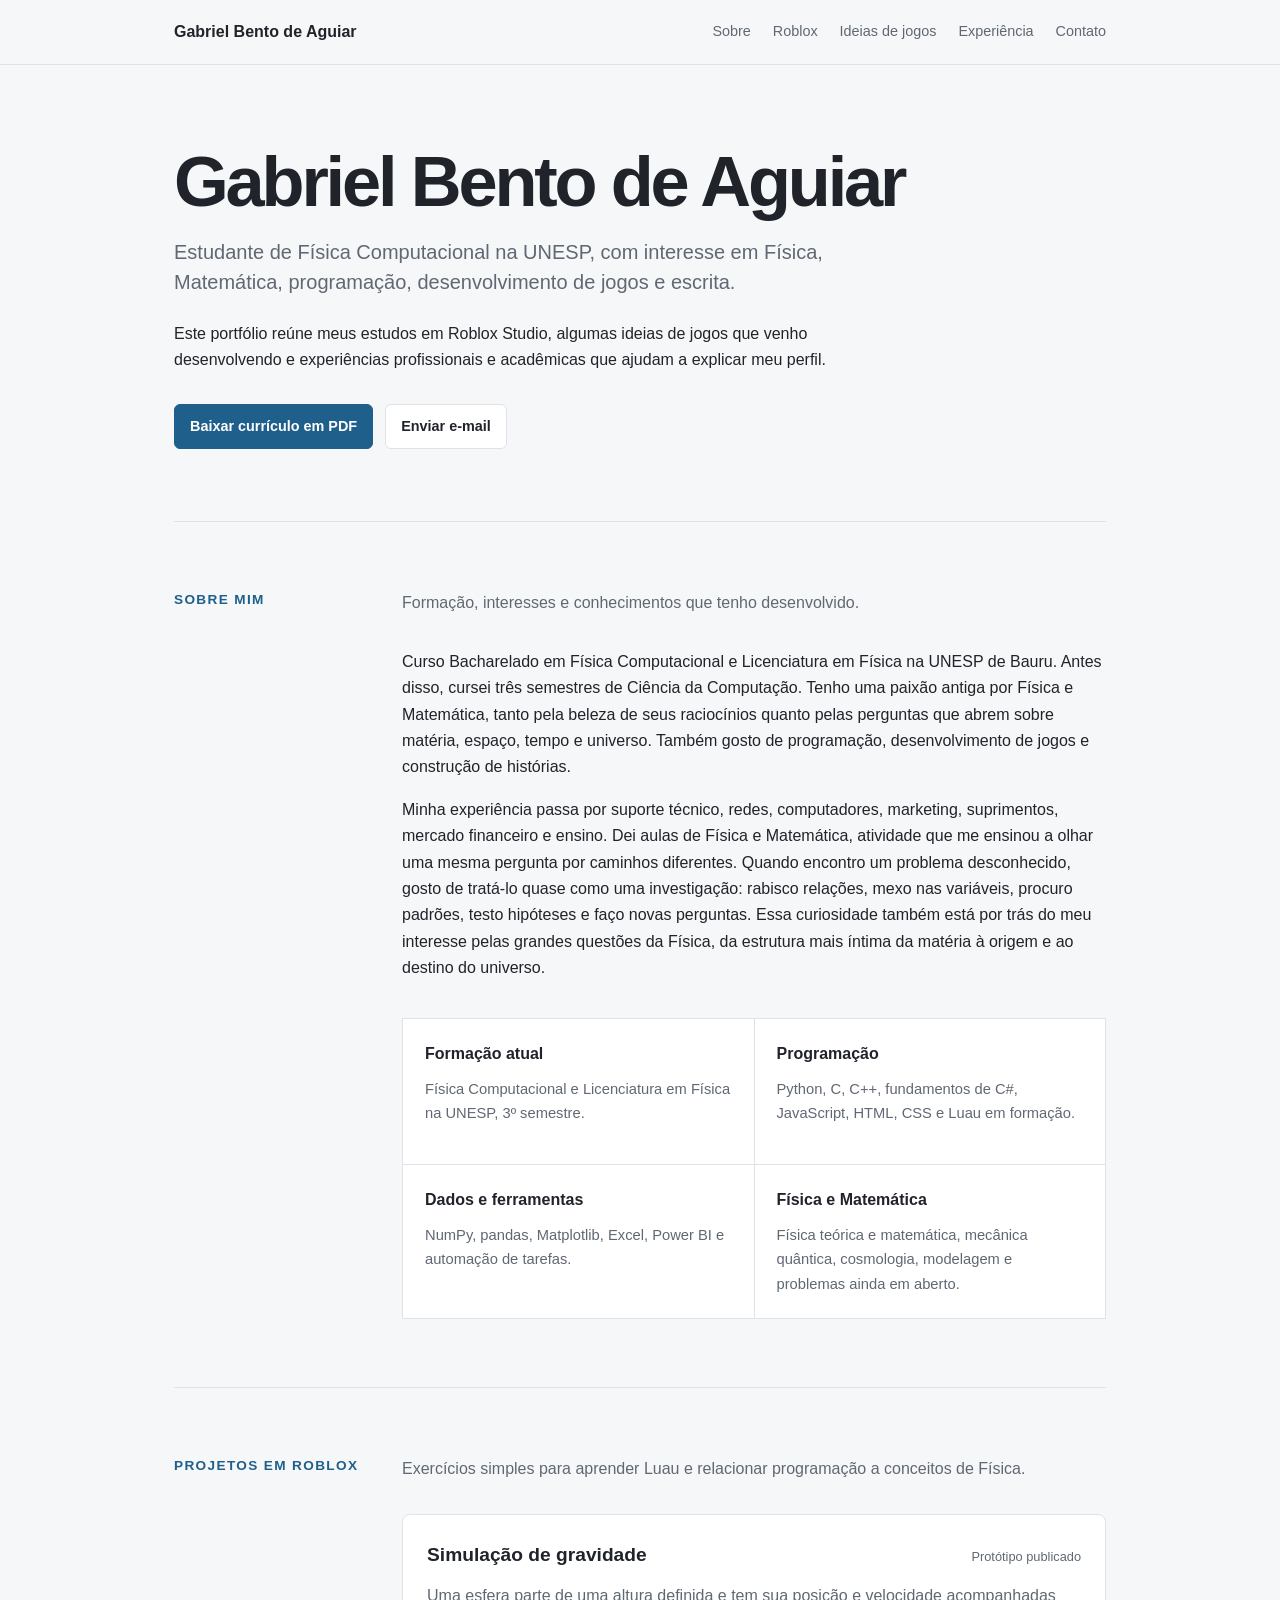
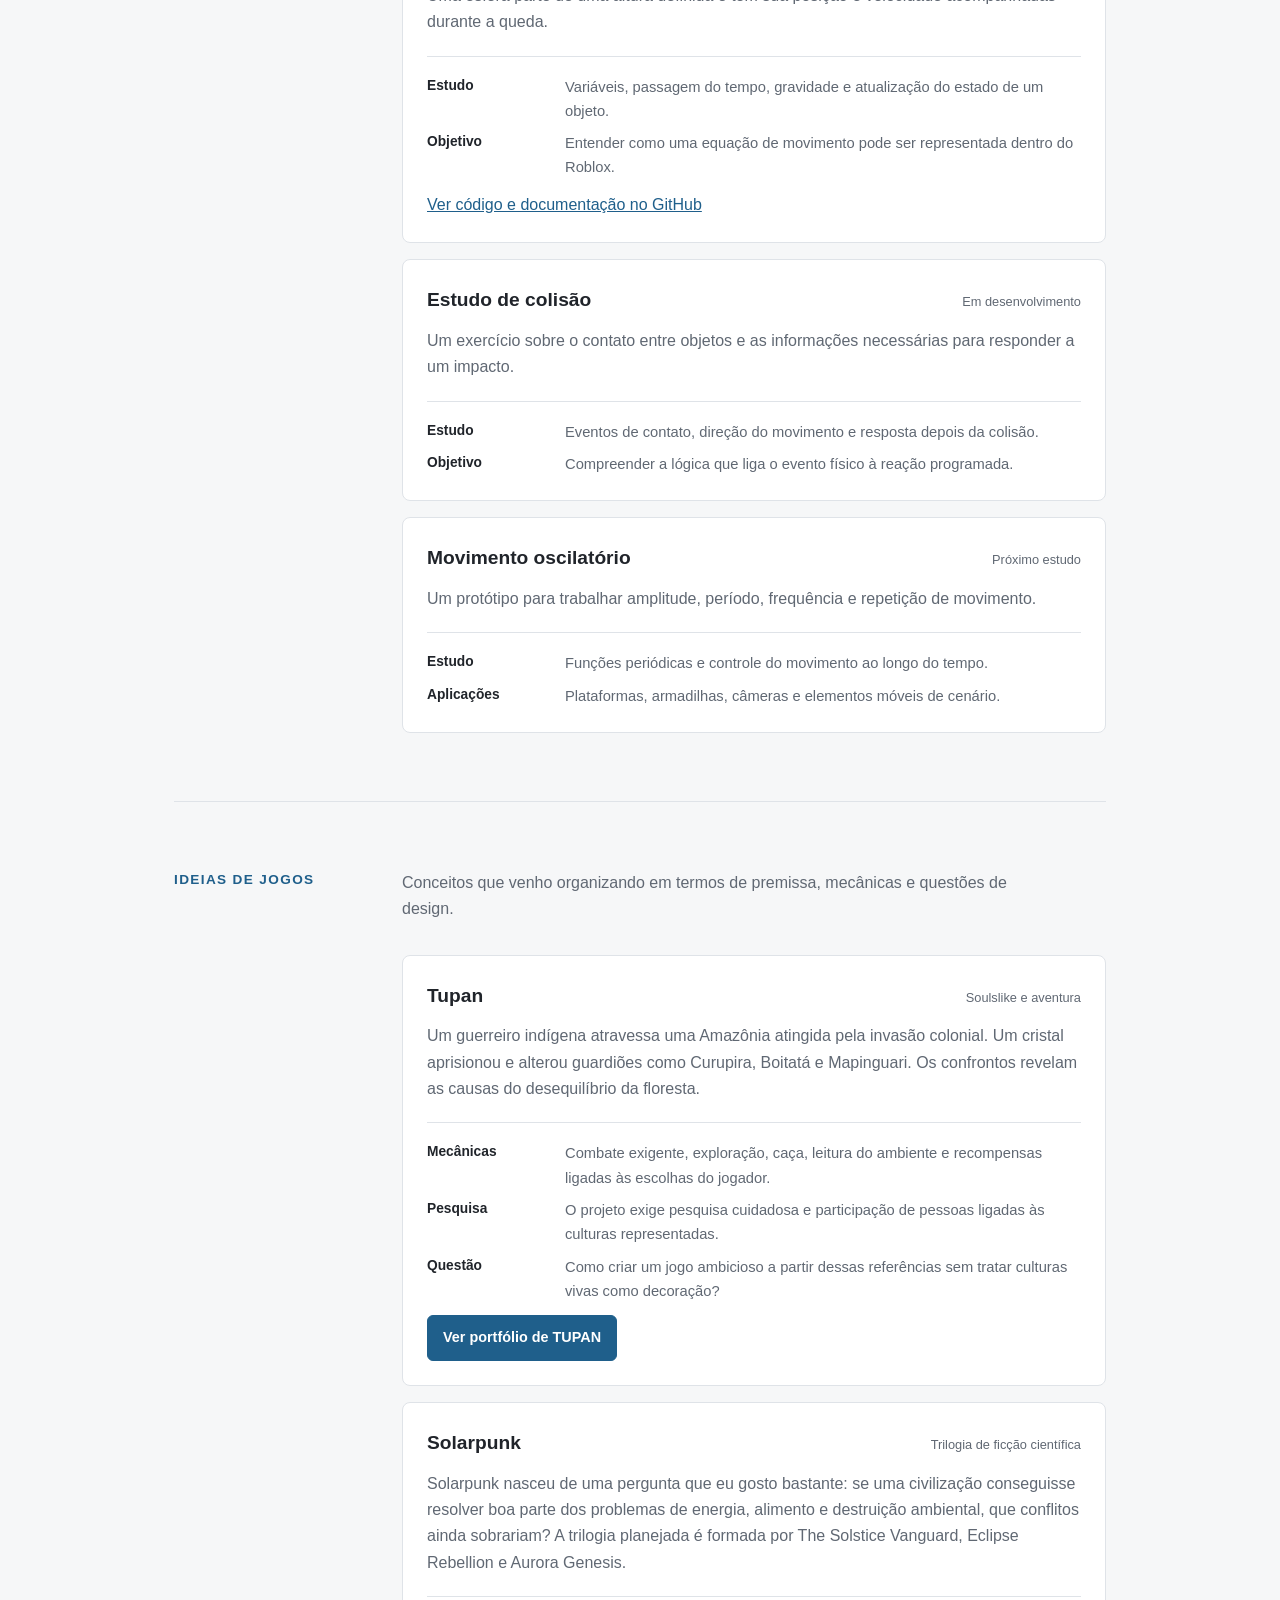
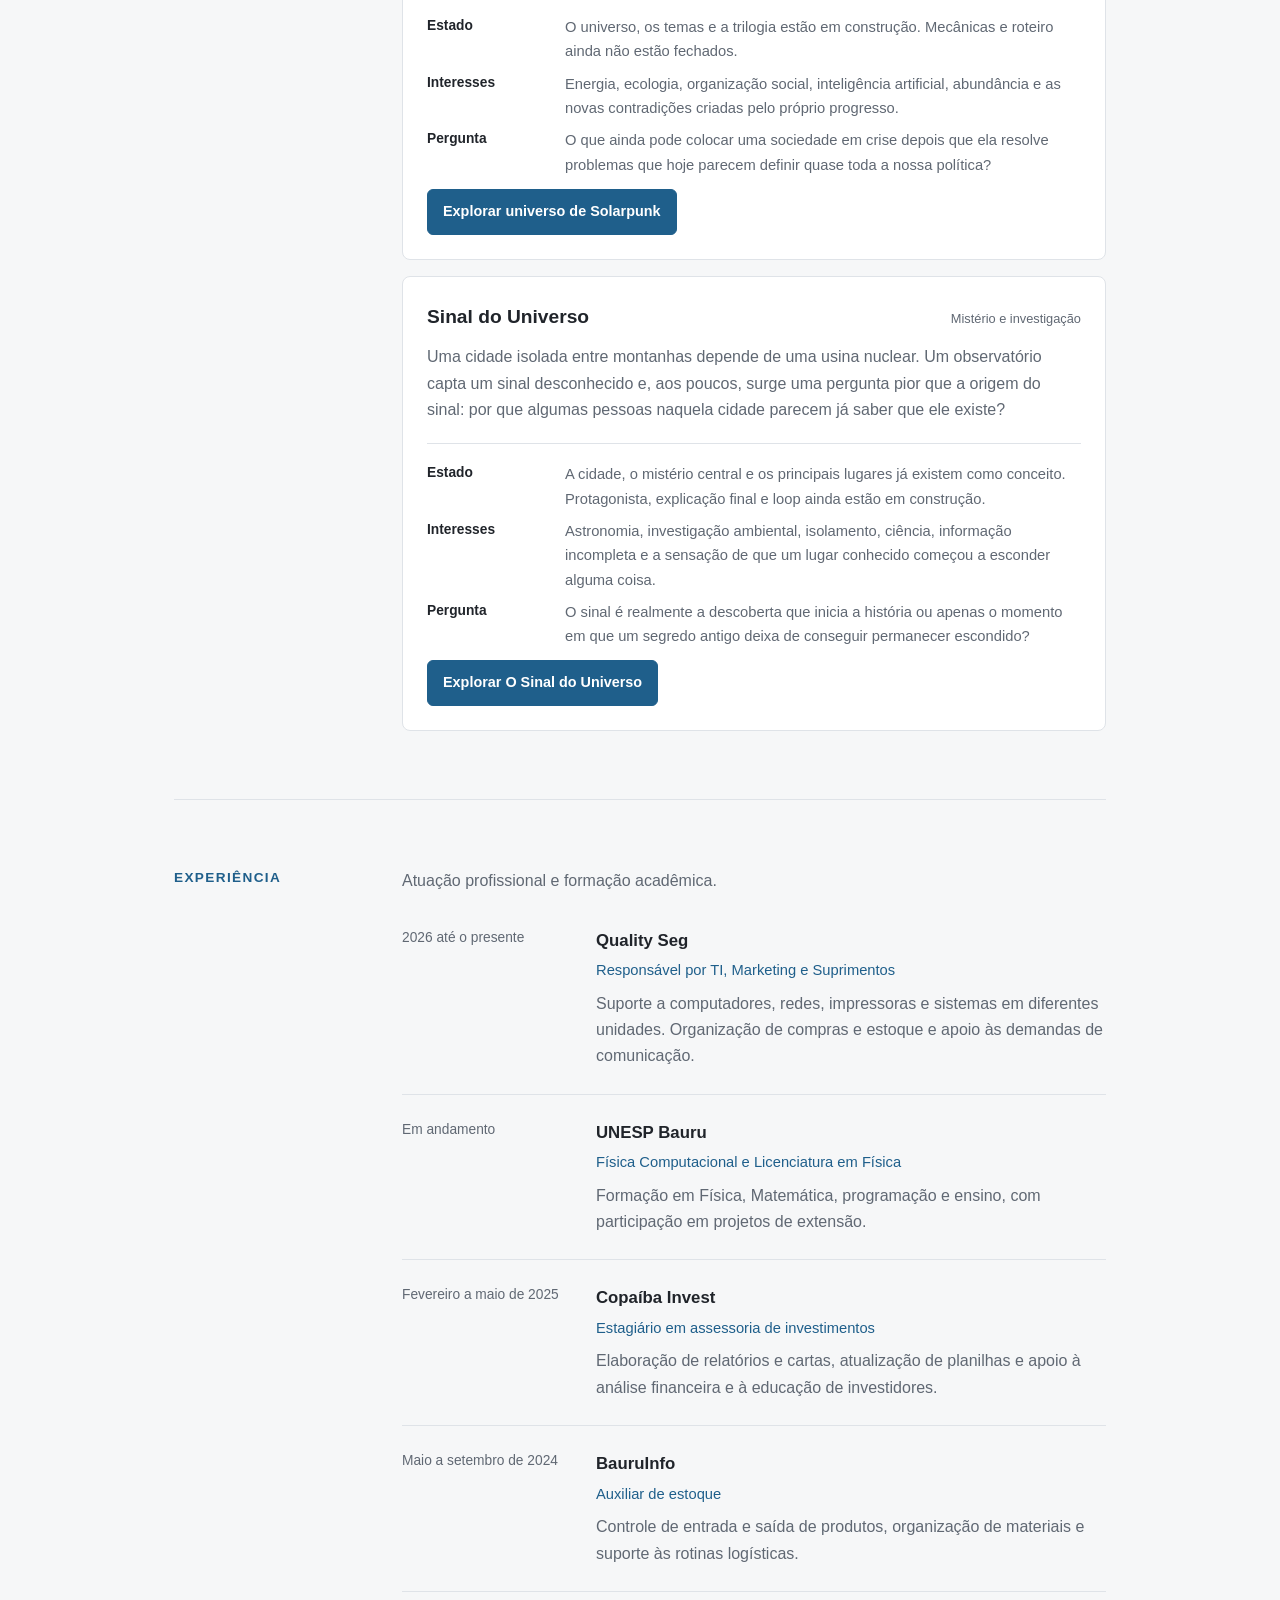
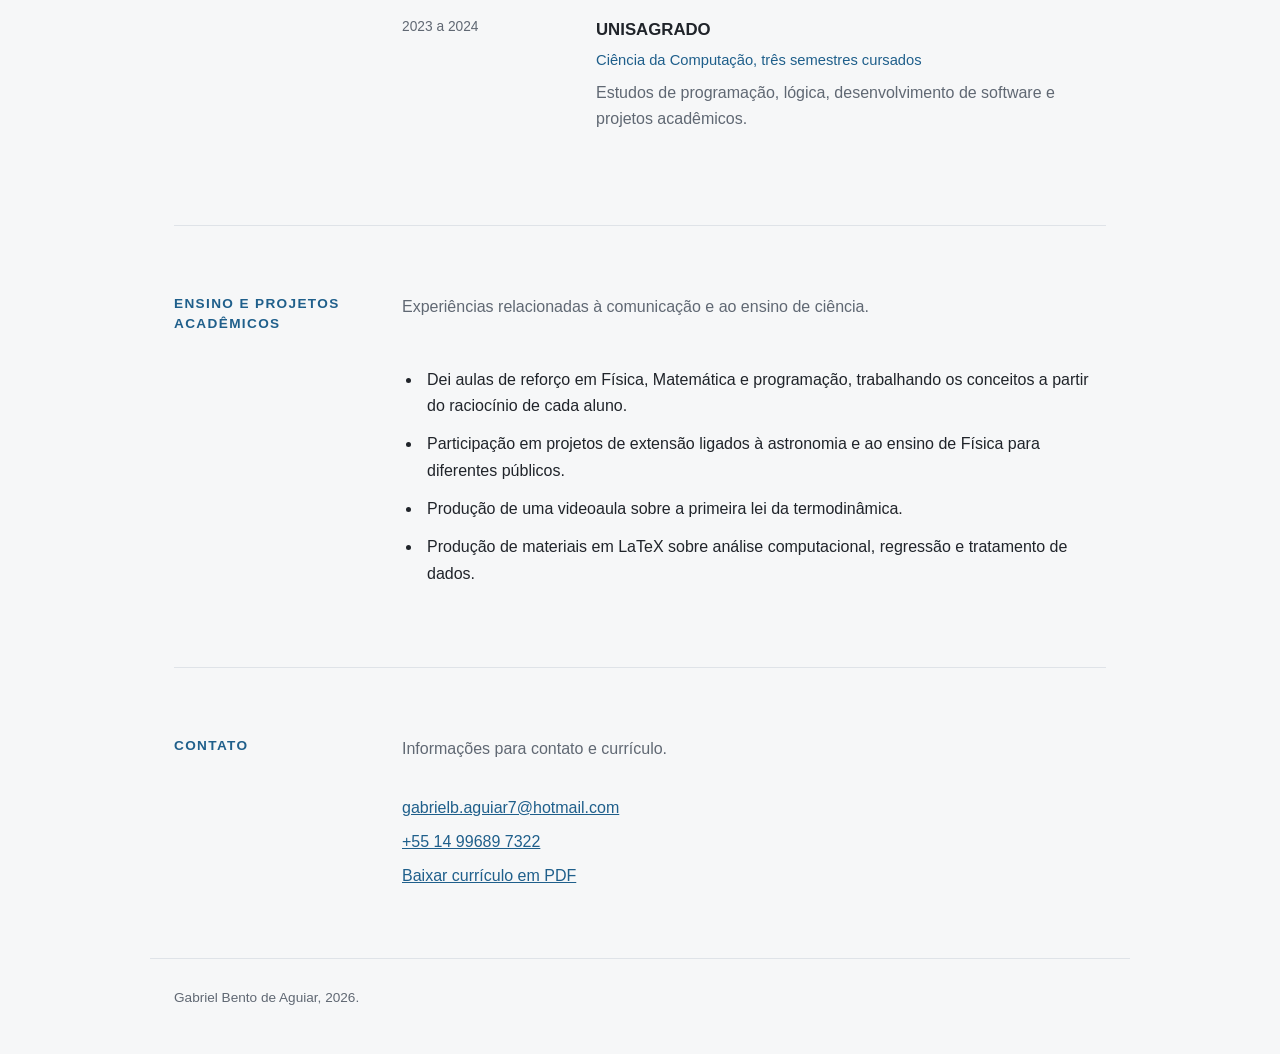
<file: index.html>
<!doctype html>
<html lang="pt-BR">
<head>
  <meta charset="utf-8">
  <meta name="viewport" content="width=device-width, initial-scale=1">
  <title>Gabriel Bento de Aguiar | Portfólio</title>
  <meta name="description" content="Portfólio de Gabriel Bento de Aguiar, estudante de Física Computacional com interesse em programação, Roblox, game design e narrativa.">
  <meta name="theme-color" content="#f6f7f8">
  <link rel="icon" type="image/svg+xml" href="data:image/svg+xml,%3Csvg xmlns='http://www.w3.org/2000/svg' viewBox='0 0 64 64'%3E%3Crect width='64' height='64' rx='12' fill='%231f5f8b'/%3E%3Ctext x='32' y='43' text-anchor='middle' font-family='Arial' font-size='34' font-weight='700' fill='white'%3EG%3C/text%3E%3C/svg%3E">
  <link rel="stylesheet" href="assets/style.css">
</head>
<body>
  <a class="skip-link" href="#conteudo">Ir para o conteúdo</a>

  <header class="site-header">
    <div class="header-inner">
      <a class="name-link" href="#inicio">Gabriel Bento de Aguiar</a>
      <nav aria-label="Navegação principal">
        <a href="#sobre">Sobre</a>
        <a href="#roblox">Roblox</a>
        <a href="#jogos">Ideias de jogos</a>
        <a href="#experiencia">Experiência</a>
        <a href="#contato">Contato</a>
      </nav>
    </div>
  </header>

  <main id="conteudo">
    <section class="intro" id="inicio">
      <h1>Gabriel Bento de Aguiar</h1>
      <p class="role">Estudante de Física Computacional na UNESP, com interesse em Física, Matemática, programação, desenvolvimento de jogos e escrita.</p>
      <p class="summary">Este portfólio reúne meus estudos em Roblox Studio, algumas ideias de jogos que venho desenvolvendo e experiências profissionais e acadêmicas que ajudam a explicar meu perfil.</p>
      <div class="actions">
        <a class="button primary" href="assets/Gabriel_Bento_Curriculo_Prota_Games.pdf" download>Baixar currículo em PDF</a>
        <a class="button" href="mailto:gabrielb.aguiar7@hotmail.com">Enviar e-mail</a>
      </div>
    </section>

    <section id="sobre">
      <div class="section-title">
        <h2>Sobre mim</h2>
        <p>Formação, interesses e conhecimentos que tenho desenvolvido.</p>
      </div>
      <div class="section-content">
        <p>Curso Bacharelado em Física Computacional e Licenciatura em Física na UNESP de Bauru. Antes disso, cursei três semestres de Ciência da Computação. Tenho uma paixão antiga por Física e Matemática, tanto pela beleza de seus raciocínios quanto pelas perguntas que abrem sobre matéria, espaço, tempo e universo. Também gosto de programação, desenvolvimento de jogos e construção de histórias.</p>
        <p>Minha experiência passa por suporte técnico, redes, computadores, marketing, suprimentos, mercado financeiro e ensino. Dei aulas de Física e Matemática, atividade que me ensinou a olhar uma mesma pergunta por caminhos diferentes. Quando encontro um problema desconhecido, gosto de tratá-lo quase como uma investigação: rabisco relações, mexo nas variáveis, procuro padrões, testo hipóteses e faço novas perguntas. Essa curiosidade também está por trás do meu interesse pelas grandes questões da Física, da estrutura mais íntima da matéria à origem e ao destino do universo.</p>

        <div class="facts">
          <article class="fact">
            <h3>Formação atual</h3>
            <p>Física Computacional e Licenciatura em Física na UNESP, 3º semestre.</p>
          </article>
          <article class="fact">
            <h3>Programação</h3>
            <p>Python, C, C++, fundamentos de C#, JavaScript, HTML, CSS e Luau em formação.</p>
          </article>
          <article class="fact">
            <h3>Dados e ferramentas</h3>
            <p>NumPy, pandas, Matplotlib, Excel, Power BI e automação de tarefas.</p>
          </article>
          <article class="fact">
            <h3>Física e Matemática</h3>
            <p>Física teórica e matemática, mecânica quântica, cosmologia, modelagem e problemas ainda em aberto.</p>
          </article>
        </div>
      </div>
    </section>

    <section id="roblox">
      <div class="section-title">
        <h2>Projetos em Roblox</h2>
        <p>Exercícios simples para aprender Luau e relacionar programação a conceitos de Física.</p>
      </div>
      <div class="section-content project-list">
        <article class="project">
          <div class="project-header">
            <h3>Simulação de gravidade</h3>
            <span class="status">Protótipo publicado</span>
          </div>
          <p>Uma esfera parte de uma altura definida e tem sua posição e velocidade acompanhadas durante a queda.</p>
          <dl>
            <dt>Estudo</dt><dd>Variáveis, passagem do tempo, gravidade e atualização do estado de um objeto.</dd>
            <dt>Objetivo</dt><dd>Entender como uma equação de movimento pode ser representada dentro do Roblox.</dd>
          </dl>
          <p><a href="https://github.com/gabrielb2002/gravity-lab-roblox" target="_blank" rel="noopener noreferrer">Ver código e documentação no GitHub</a></p>
        </article>

        <article class="project">
          <div class="project-header">
            <h3>Estudo de colisão</h3>
            <span class="status">Em desenvolvimento</span>
          </div>
          <p>Um exercício sobre o contato entre objetos e as informações necessárias para responder a um impacto.</p>
          <dl>
            <dt>Estudo</dt><dd>Eventos de contato, direção do movimento e resposta depois da colisão.</dd>
            <dt>Objetivo</dt><dd>Compreender a lógica que liga o evento físico à reação programada.</dd>
          </dl>
        </article>

        <article class="project">
          <div class="project-header">
            <h3>Movimento oscilatório</h3>
            <span class="status">Próximo estudo</span>
          </div>
          <p>Um protótipo para trabalhar amplitude, período, frequência e repetição de movimento.</p>
          <dl>
            <dt>Estudo</dt><dd>Funções periódicas e controle do movimento ao longo do tempo.</dd>
            <dt>Aplicações</dt><dd>Plataformas, armadilhas, câmeras e elementos móveis de cenário.</dd>
          </dl>
        </article>
      </div>
    </section>

    <section id="jogos">
      <div class="section-title">
        <h2>Ideias de jogos</h2>
        <p>Conceitos que venho organizando em termos de premissa, mecânicas e questões de design.</p>
      </div>
      <div class="section-content concept-list">
        <article class="concept">
          <div class="concept-header">
            <h3>Tupan</h3>
            <span class="type">Soulslike e aventura</span>
          </div>
          <p>Um guerreiro indígena atravessa uma Amazônia atingida pela invasão colonial. Um cristal aprisionou e alterou guardiões como Curupira, Boitatá e Mapinguari. Os confrontos revelam as causas do desequilíbrio da floresta.</p>
          <dl>
            <dt>Mecânicas</dt><dd>Combate exigente, exploração, caça, leitura do ambiente e recompensas ligadas às escolhas do jogador.</dd>
            <dt>Pesquisa</dt><dd>O projeto exige pesquisa cuidadosa e participação de pessoas ligadas às culturas representadas.</dd>
            <dt>Questão</dt><dd>Como criar um jogo ambicioso a partir dessas referências sem tratar culturas vivas como decoração?</dd>
          </dl>
          <p><a class="button primary" href="tupan/">Ver portfólio de TUPAN</a></p>
        </article>

        <article class="concept">
          <div class="concept-header">
            <h3>Solarpunk</h3>
            <span class="type">Trilogia de ficção científica</span>
          </div>
          <p>Solarpunk nasceu de uma pergunta que eu gosto bastante: se uma civilização conseguisse resolver boa parte dos problemas de energia, alimento e destruição ambiental, que conflitos ainda sobrariam? A trilogia planejada é formada por The Solstice Vanguard, Eclipse Rebellion e Aurora Genesis.</p>
          <dl>
            <dt>Estado</dt><dd>O universo, os temas e a trilogia estão em construção. Mecânicas e roteiro ainda não estão fechados.</dd>
            <dt>Interesses</dt><dd>Energia, ecologia, organização social, inteligência artificial, abundância e as novas contradições criadas pelo próprio progresso.</dd>
            <dt>Pergunta</dt><dd>O que ainda pode colocar uma sociedade em crise depois que ela resolve problemas que hoje parecem definir quase toda a nossa política?</dd>
          </dl>
          <p><a class="button primary" href="solarpunk/">Explorar universo de Solarpunk</a></p>
        </article>

        <article class="concept">
          <div class="concept-header">
            <h3>Sinal do Universo</h3>
            <span class="type">Mistério e investigação</span>
          </div>
          <p>Uma cidade isolada entre montanhas depende de uma usina nuclear. Um observatório capta um sinal desconhecido e, aos poucos, surge uma pergunta pior que a origem do sinal: por que algumas pessoas naquela cidade parecem já saber que ele existe?</p>
          <dl>
            <dt>Estado</dt><dd>A cidade, o mistério central e os principais lugares já existem como conceito. Protagonista, explicação final e loop ainda estão em construção.</dd>
            <dt>Interesses</dt><dd>Astronomia, investigação ambiental, isolamento, ciência, informação incompleta e a sensação de que um lugar conhecido começou a esconder alguma coisa.</dd>
            <dt>Pergunta</dt><dd>O sinal é realmente a descoberta que inicia a história ou apenas o momento em que um segredo antigo deixa de conseguir permanecer escondido?</dd>
          </dl>
          <p><a class="button primary" href="sinal-do-universo/">Explorar O Sinal do Universo</a></p>
        </article>
      </div>
    </section>

    <section id="experiencia">
      <div class="section-title">
        <h2>Experiência</h2>
        <p>Atuação profissional e formação acadêmica.</p>
      </div>
      <div class="section-content experience-list">
        <article class="experience">
          <time>2026 até o presente</time>
          <div>
            <h3>Quality Seg</h3>
            <p class="position">Responsável por TI, Marketing e Suprimentos</p>
            <p>Suporte a computadores, redes, impressoras e sistemas em diferentes unidades. Organização de compras e estoque e apoio às demandas de comunicação.</p>
          </div>
        </article>
        <article class="experience">
          <time>Em andamento</time>
          <div>
            <h3>UNESP Bauru</h3>
            <p class="position">Física Computacional e Licenciatura em Física</p>
            <p>Formação em Física, Matemática, programação e ensino, com participação em projetos de extensão.</p>
          </div>
        </article>
        <article class="experience">
          <time>Fevereiro a maio de 2025</time>
          <div>
            <h3>Copaíba Invest</h3>
            <p class="position">Estagiário em assessoria de investimentos</p>
            <p>Elaboração de relatórios e cartas, atualização de planilhas e apoio à análise financeira e à educação de investidores.</p>
          </div>
        </article>
        <article class="experience">
          <time>Maio a setembro de 2024</time>
          <div>
            <h3>BauruInfo</h3>
            <p class="position">Auxiliar de estoque</p>
            <p>Controle de entrada e saída de produtos, organização de materiais e suporte às rotinas logísticas.</p>
          </div>
        </article>
        <article class="experience">
          <time>2023 a 2024</time>
          <div>
            <h3>UNISAGRADO</h3>
            <p class="position">Ciência da Computação, três semestres cursados</p>
            <p>Estudos de programação, lógica, desenvolvimento de software e projetos acadêmicos.</p>
          </div>
        </article>
      </div>
    </section>

    <section id="academico">
      <div class="section-title">
        <h2>Ensino e projetos acadêmicos</h2>
        <p>Experiências relacionadas à comunicação e ao ensino de ciência.</p>
      </div>
      <div class="section-content">
        <ul class="academic-list">
          <li>Dei aulas de reforço em Física, Matemática e programação, trabalhando os conceitos a partir do raciocínio de cada aluno.</li>
          <li>Participação em projetos de extensão ligados à astronomia e ao ensino de Física para diferentes públicos.</li>
          <li>Produção de uma videoaula sobre a primeira lei da termodinâmica.</li>
          <li>Produção de materiais em LaTeX sobre análise computacional, regressão e tratamento de dados.</li>
        </ul>
      </div>
    </section>

    <section class="contact" id="contato">
      <div class="section-title">
        <h2>Contato</h2>
        <p>Informações para contato e currículo.</p>
      </div>
      <div class="section-content contact-links">
        <a href="mailto:gabrielb.aguiar7@hotmail.com">gabrielb.aguiar7@hotmail.com</a>
        <a href="tel:+5514996897322">+55 14 99689 7322</a>
        <a href="assets/Gabriel_Bento_Curriculo_Prota_Games.pdf" download>Baixar currículo em PDF</a>
      </div>
    </section>
  </main>

  <footer>Gabriel Bento de Aguiar, 2026.</footer>
</body>
</html>
</file>
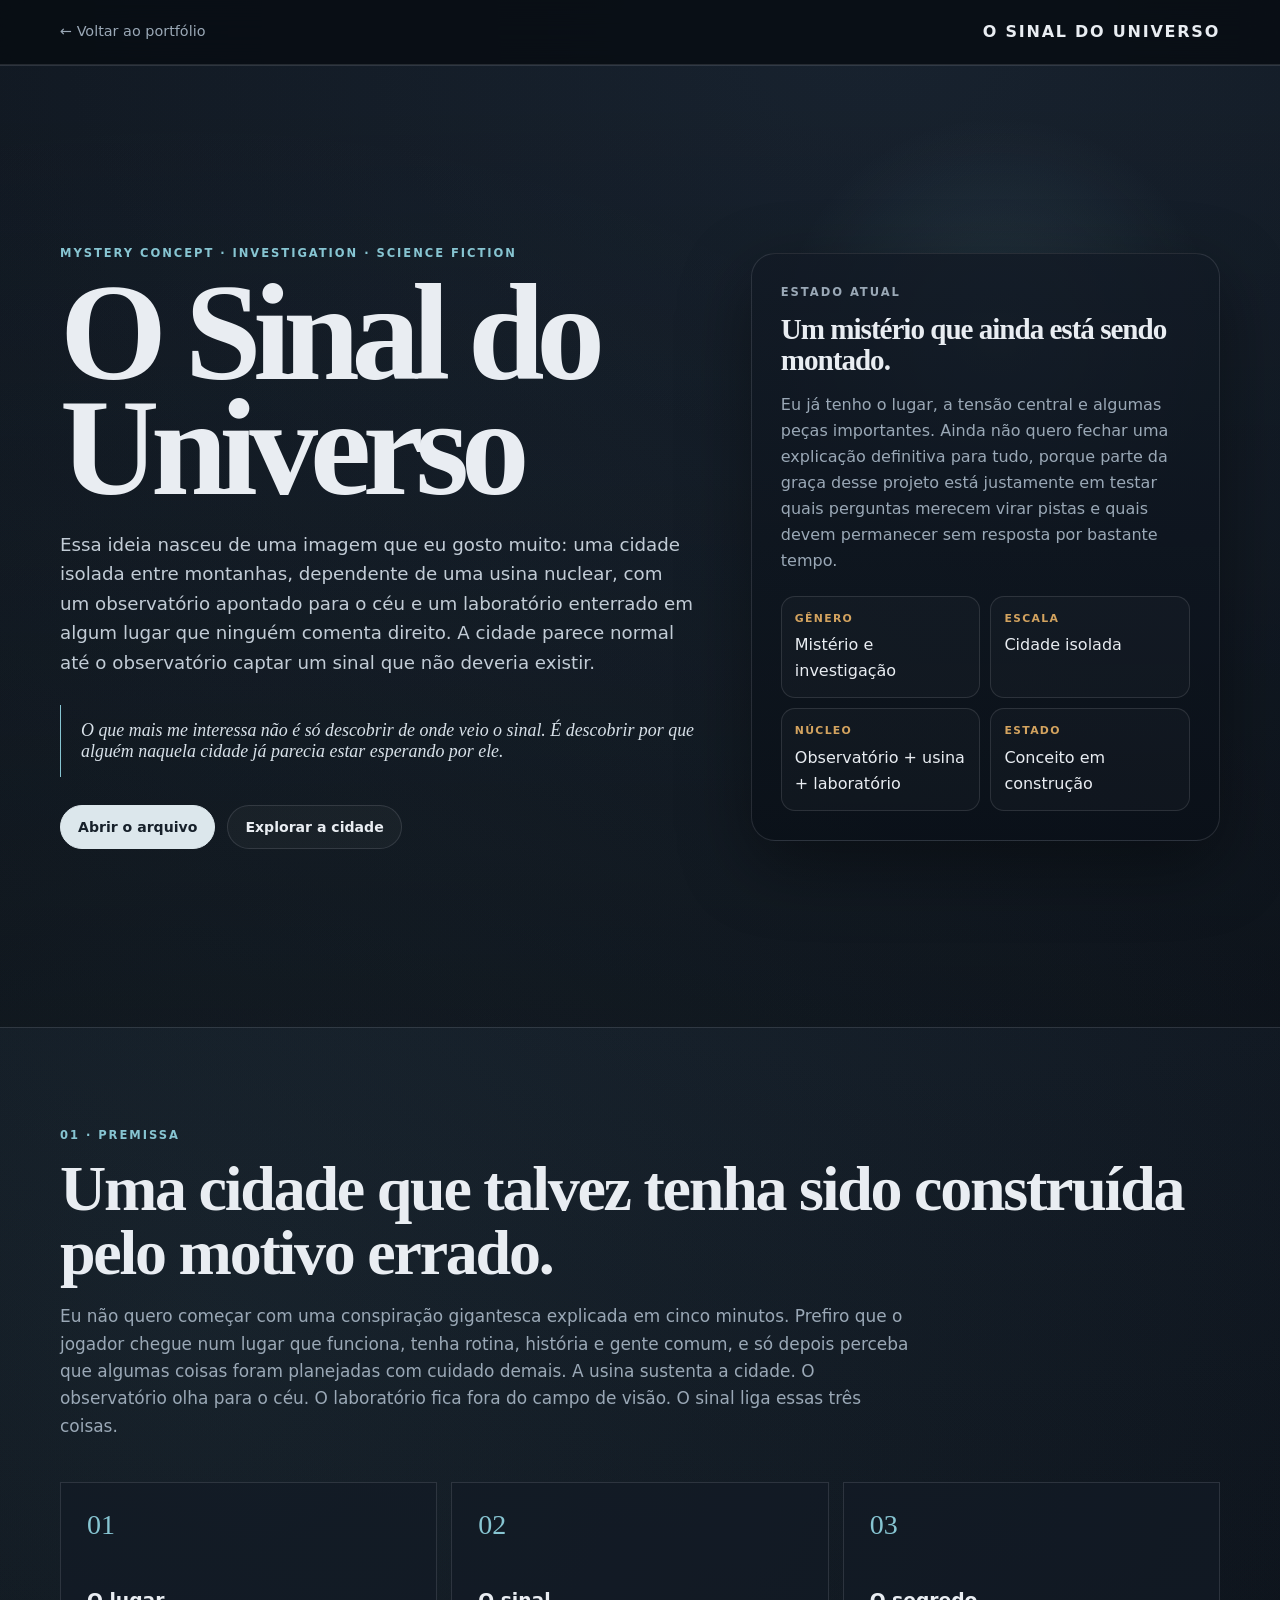
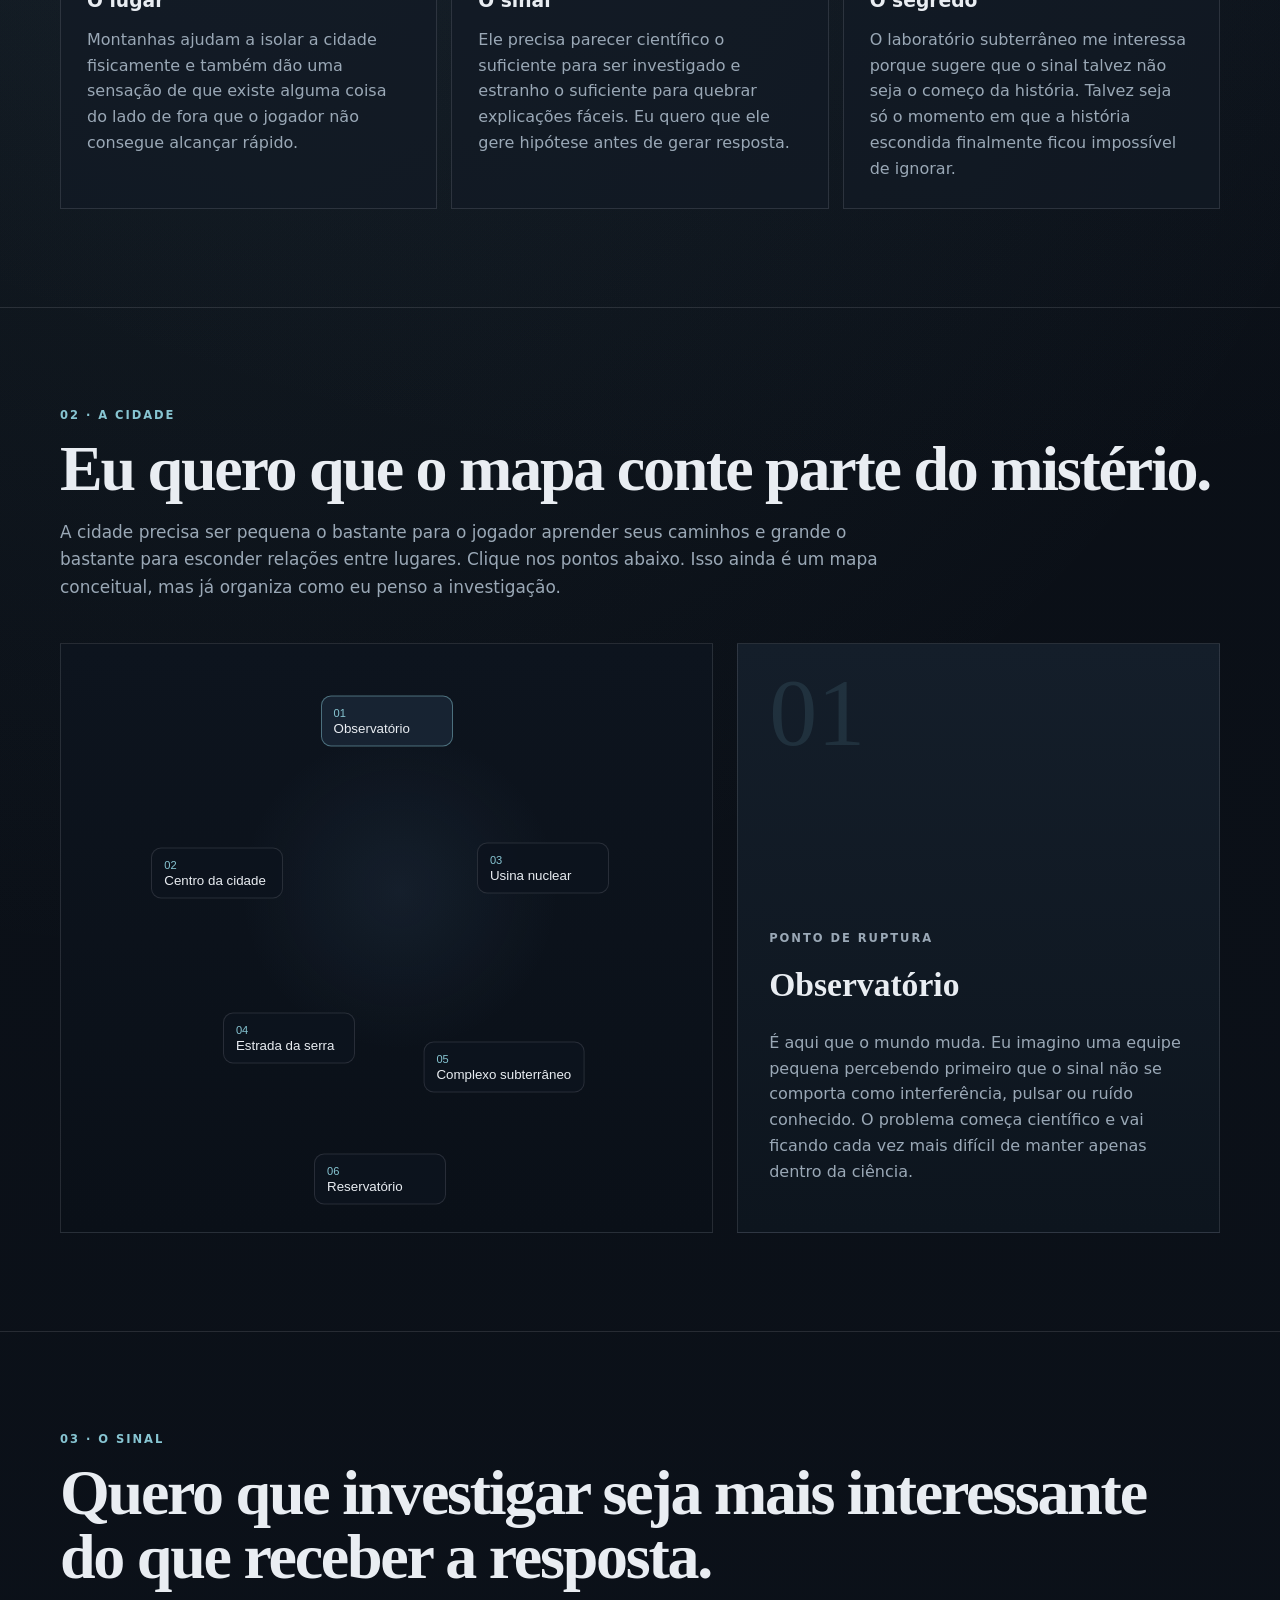
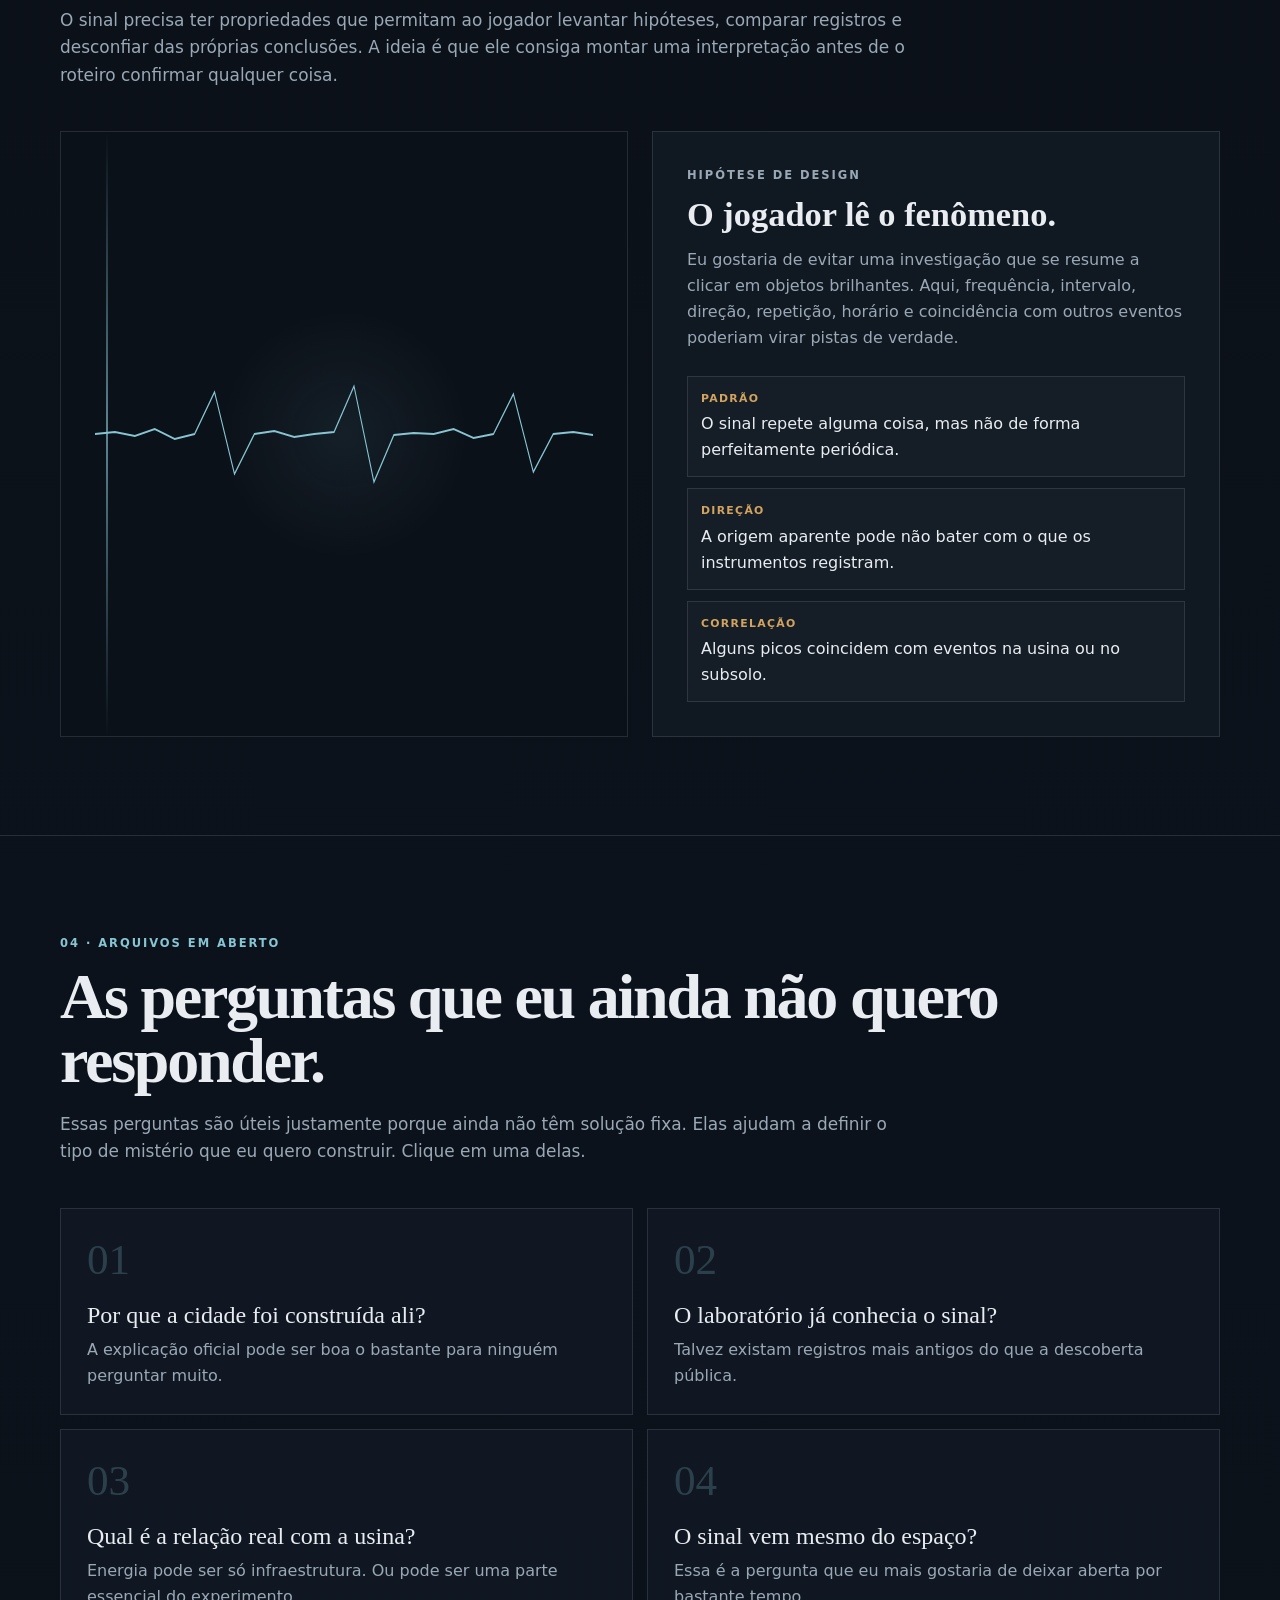
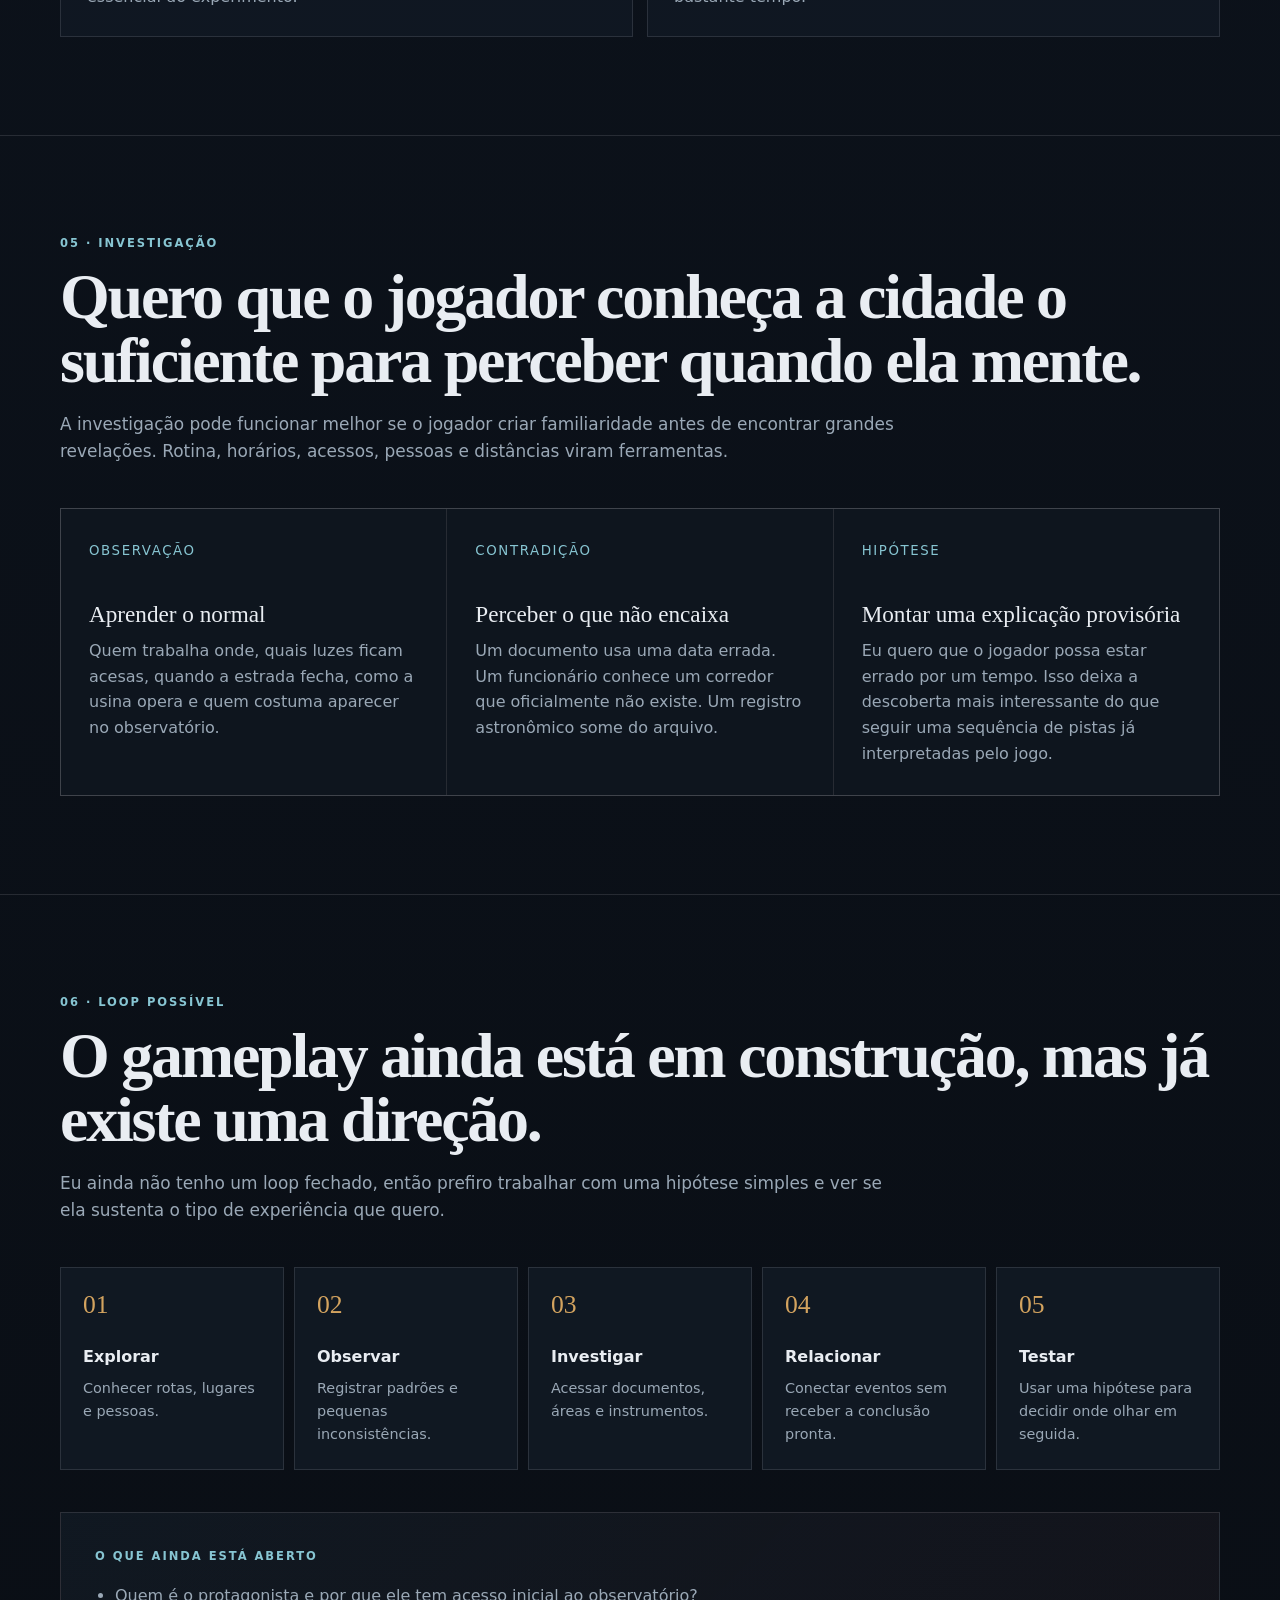
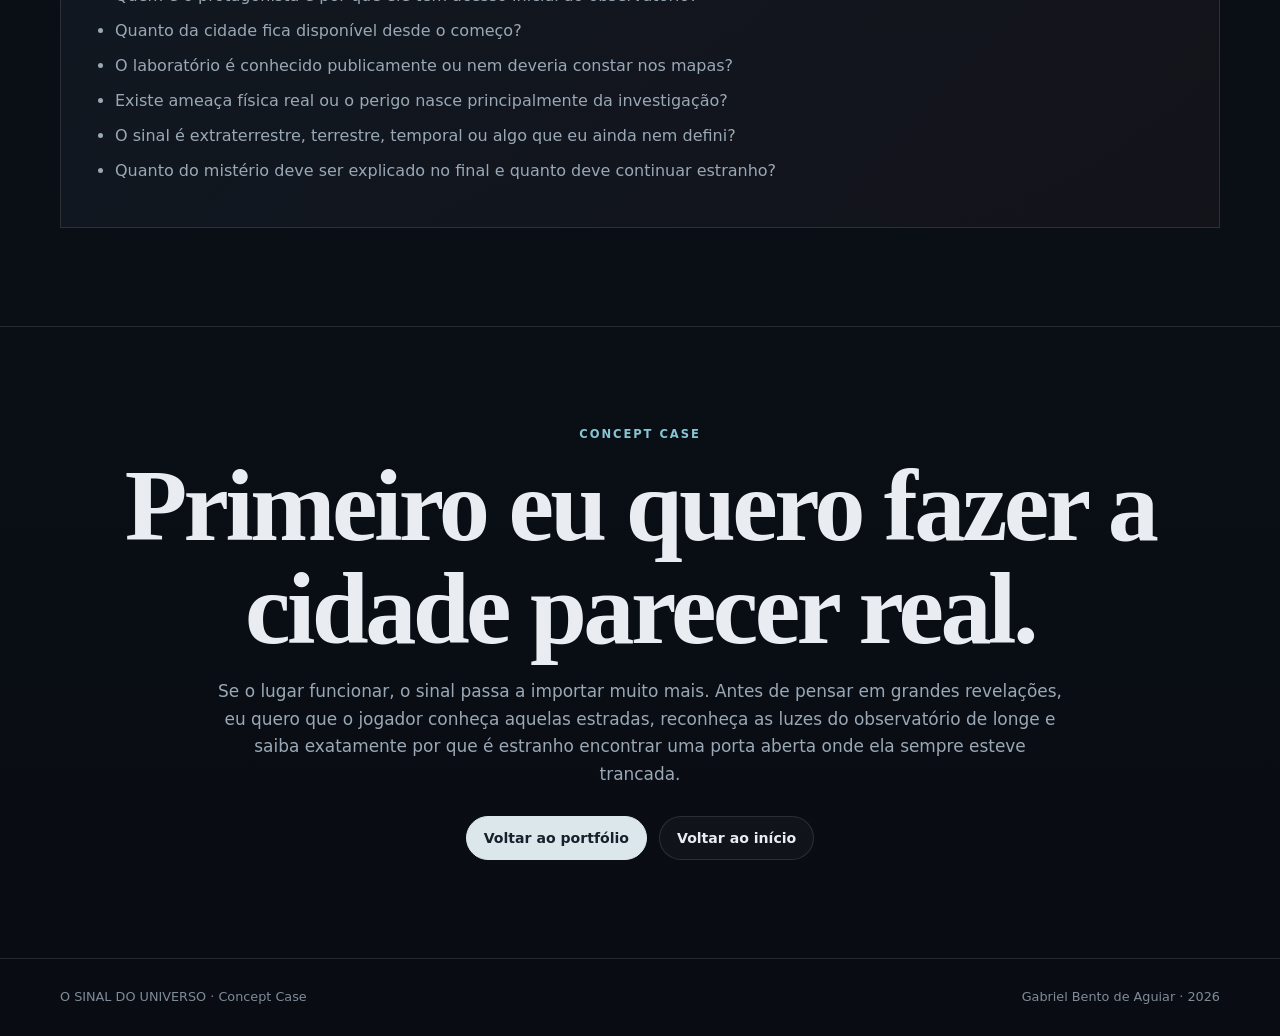
<file: sinal-do-universo/index.html>
<!doctype html>
<html lang="pt-BR">
<head>
<meta charset="utf-8">
<meta name="viewport" content="width=device-width,initial-scale=1">
<title>O Sinal do Universo — Concept Case | Gabriel Bento de Aguiar</title>
<meta name="description" content="O Sinal do Universo é um conceito autoral de mistério e investigação sobre uma cidade isolada, um observatório, uma usina nuclear e um sinal cuja origem pode mudar tudo.">
<meta name="theme-color" content="#0b0f16">
<style>
:root{
  --bg:#0a0e14;--bg2:#101722;--panel:#121a25;--panel2:#172130;--text:#e9edf2;--muted:#9aa8b6;
  --line:rgba(233,237,242,.12);--cyan:#87c5d2;--blue:#5b83ad;--amber:#d3a35f;--red:#b2615c;--max:1160px;
}
*{box-sizing:border-box}html{scroll-behavior:smooth}body{margin:0;background:
radial-gradient(circle at 68% 0,rgba(91,131,173,.18),transparent 28%),
radial-gradient(circle at 15% 18%,rgba(135,197,210,.08),transparent 20%),
linear-gradient(180deg,#090d13,#0c121b 58%,#090d13);color:var(--text);font-family:Inter,system-ui,-apple-system,Segoe UI,sans-serif;line-height:1.62}
a{color:inherit;text-decoration:none}.shell{width:min(var(--max),calc(100% - 32px));margin:auto}
.top{position:sticky;top:0;z-index:30;background:rgba(8,12,18,.84);backdrop-filter:blur(16px);border-bottom:1px solid var(--line)}
.topin{min-height:64px;display:flex;justify-content:space-between;align-items:center;gap:18px}.brand{font-weight:850;letter-spacing:.11em}.back{font-size:.9rem;color:var(--muted)}
.kicker{margin:0 0 12px;color:var(--cyan);font-size:.72rem;text-transform:uppercase;letter-spacing:.17em;font-weight:850}
.hero{min-height:90vh;display:grid;align-items:center;position:relative;overflow:hidden}
.hero:before{content:"";position:absolute;inset:0;background:
radial-gradient(circle at 78% 28%,rgba(135,197,210,.13),transparent 18%),
linear-gradient(180deg,transparent,rgba(0,0,0,.24))}
.hero-grid{position:relative;z-index:2;display:grid;grid-template-columns:1.15fr .85fr;gap:56px;align-items:center;padding:80px 0}
.hero h1{font:600 clamp(4.6rem,11vw,8.6rem)/.84 Georgia,serif;letter-spacing:-.06em;margin:0 0 24px}
.lead{max-width:760px;font-size:1.14rem;color:#c2ccd6}.quote{margin:28px 0 0;padding:15px 0 15px 20px;border-left:1px solid var(--cyan);font:italic 1.12rem Georgia,serif;color:#d8e1e9}
.actions{display:flex;gap:12px;flex-wrap:wrap;margin-top:28px}.btn{display:inline-flex;align-items:center;min-height:44px;padding:0 17px;border-radius:999px;border:1px solid var(--line);font-weight:760;font-size:.88rem}.primary{background:#dce7ec;color:#17212b;border-color:#dce7ec}.ghost{background:rgba(255,255,255,.03)}
.panel{padding:29px;border:1px solid var(--line);border-radius:24px;background:linear-gradient(180deg,rgba(18,26,37,.86),rgba(10,16,24,.84));box-shadow:0 24px 70px rgba(0,0,0,.38)}
.panel h2{font:600 1.82rem/1.08 Georgia,serif;margin:8px 0 12px}.panel p{color:var(--muted)}
.meta{display:grid;grid-template-columns:repeat(2,1fr);gap:10px;margin-top:22px}.meta div{padding:13px;border:1px solid var(--line);border-radius:14px;background:rgba(255,255,255,.025)}.meta strong{display:block;color:var(--amber);font-size:.68rem;text-transform:uppercase;letter-spacing:.12em;margin-bottom:5px}
section{padding:98px 0;border-top:1px solid var(--line)}h2{font:600 clamp(2.5rem,5vw,4.4rem)/1 Georgia,serif;letter-spacing:-.035em;margin:6px 0 18px}.intro{max-width:850px;color:var(--muted);font-size:1.06rem}
.premise{display:grid;grid-template-columns:repeat(3,1fr);gap:14px;margin-top:42px}.premise article{padding:26px;border:1px solid var(--line);background:rgba(18,26,37,.74);min-height:245px}.premise span{display:block;color:var(--cyan);font:1.75rem Georgia,serif;margin-bottom:45px}.premise h3{margin:0 0 10px}.premise p{margin:0;color:var(--muted)}
.mapwrap{display:grid;grid-template-columns:1.15fr .85fr;gap:24px;margin-top:42px}.map{min-height:590px;position:relative;border:1px solid var(--line);background:
radial-gradient(circle at 52% 42%,rgba(91,131,173,.11),transparent 33%),
linear-gradient(180deg,#0d141e,#0a1018);overflow:hidden}
.map:before{content:"";position:absolute;inset:8%;border:1px dashed rgba(135,197,210,.1);clip-path:polygon(14% 77%,28% 28%,45% 8%,66% 20%,86% 62%,71% 91%,36% 94%)}
.poi{position:absolute;left:var(--x);top:var(--y);transform:translate(-50%,-50%);min-width:132px;padding:10px 12px;border-radius:10px;border:1px solid var(--line);background:rgba(13,20,30,.94);color:var(--text);text-align:left;cursor:pointer}.poi small{display:block;color:var(--cyan);margin-bottom:2px}.poi.active,.poi:hover{border-color:rgba(135,197,210,.48);background:#172332}.place{padding:31px;border:1px solid var(--line);background:linear-gradient(180deg,#141e2a,#0d151e);display:flex;flex-direction:column;justify-content:flex-end}.place .num{font:6rem/.8 Georgia,serif;color:rgba(135,197,210,.12);margin-bottom:auto}.place h3{font:600 2.1rem/1 Georgia,serif;margin:8px 0 12px}.place p{color:var(--muted)}
.signalgrid{display:grid;grid-template-columns:1fr 1fr;gap:24px;margin-top:42px}.signalviz{min-height:460px;border:1px solid var(--line);position:relative;background:radial-gradient(circle at 50% 50%,rgba(135,197,210,.08),transparent 30%),#0b1119;overflow:hidden}.wave{position:absolute;left:6%;right:6%;top:50%;height:120px;transform:translateY(-50%)}.wave svg{width:100%;height:100%}.scan{position:absolute;top:0;bottom:0;width:2px;background:linear-gradient(180deg,transparent,var(--cyan),transparent);left:8%;animation:scan 4.5s linear infinite;opacity:.65}@keyframes scan{to{left:92%}}.sigcopy{padding:34px;border:1px solid var(--line);background:#101822}.sigcopy h3{font:600 2.15rem/1 Georgia,serif;margin:6px 0 16px}.sigcopy p{color:var(--muted)}.evidence{display:grid;gap:11px;margin-top:25px}.evidence div{padding:13px;border:1px solid var(--line);background:rgba(255,255,255,.02)}.evidence strong{display:block;color:var(--amber);font-size:.68rem;text-transform:uppercase;letter-spacing:.12em;margin-bottom:4px}
.mysteries{display:grid;grid-template-columns:repeat(2,1fr);gap:14px;margin-top:42px}.myst{padding:26px;border:1px solid var(--line);background:rgba(18,26,37,.7);cursor:pointer;transition:.2s}.myst:hover{transform:translateY(-3px);background:#162231}.myst .num{font:2.7rem Georgia,serif;color:rgba(135,197,210,.24)}.myst h3{font:1.5rem Georgia,serif;margin:18px 0 8px}.myst p{margin:0;color:var(--muted)}.casefile{display:none;margin-top:15px;padding:28px;border:1px solid var(--line);background:#0f1721}.casefile.show{display:block}.casefile h3{font:1.9rem Georgia,serif;margin:6px 0 10px}.casefile p{color:var(--muted)}
.routes{display:grid;grid-template-columns:repeat(3,1fr);gap:1px;background:var(--line);border:1px solid var(--line);margin-top:42px}.route{padding:28px;background:#0e151e;min-height:260px}.route small{color:var(--cyan);text-transform:uppercase;letter-spacing:.12em}.route h3{font:1.45rem Georgia,serif;margin:38px 0 10px}.route p{margin:0;color:var(--muted)}
.loop{display:grid;grid-template-columns:repeat(5,1fr);gap:10px;margin-top:42px}.loop div{padding:22px;border:1px solid var(--line);background:#101822}.loop span{display:block;color:var(--amber);font:1.6rem Georgia,serif;margin-bottom:24px}.loop strong{display:block;margin-bottom:7px}.loop p{margin:0;color:var(--muted);font-size:.9rem}
.open{margin-top:42px;padding:34px;border:1px solid var(--line);background:linear-gradient(135deg,rgba(91,131,173,.08),rgba(178,97,92,.06))}.open ul{margin:18px 0 0;padding-left:20px;color:var(--muted)}.open li{margin:9px 0}.end{text-align:center}.end h2{font-size:clamp(3rem,8vw,6.4rem)}footer{padding:28px 0;border-top:1px solid var(--line);color:#7f8c98;font-size:.8rem}.foot{display:flex;justify-content:space-between;gap:18px}
@media(max-width:900px){.hero-grid,.mapwrap,.signalgrid{grid-template-columns:1fr}.premise,.routes{grid-template-columns:1fr}.loop{grid-template-columns:repeat(2,1fr)}.place{min-height:340px}}
@media(max-width:620px){.mysteries,.meta,.loop{grid-template-columns:1fr}.hero h1{font-size:clamp(4rem,22vw,6.6rem)}section{padding:72px 0}.map{min-height:680px}.poi{min-width:108px;font-size:.75rem}.foot{display:grid}}
</style>
</head>
<body>
<header class="top"><div class="shell topin"><a class="back" href="../">← Voltar ao portfólio</a><div class="brand">O SINAL DO UNIVERSO</div></div></header>
<main>
<section class="hero"><div class="shell hero-grid"><div><p class="kicker">Mystery concept · investigation · science fiction</p><h1>O Sinal do Universo</h1><p class="lead">Essa ideia nasceu de uma imagem que eu gosto muito: uma cidade isolada entre montanhas, dependente de uma usina nuclear, com um observatório apontado para o céu e um laboratório enterrado em algum lugar que ninguém comenta direito. A cidade parece normal até o observatório captar um sinal que não deveria existir.</p><div class="quote">O que mais me interessa não é só descobrir de onde veio o sinal. É descobrir por que alguém naquela cidade já parecia estar esperando por ele.</div><div class="actions"><a class="btn primary" href="#premissa">Abrir o arquivo</a><a class="btn ghost" href="#cidade">Explorar a cidade</a></div></div><aside class="panel"><p class="kicker">Estado atual</p><h2>Um mistério que ainda está sendo montado.</h2><p>Eu já tenho o lugar, a tensão central e algumas peças importantes. Ainda não quero fechar uma explicação definitiva para tudo, porque parte da graça desse projeto está justamente em testar quais perguntas merecem virar pistas e quais devem permanecer sem resposta por bastante tempo.</p><div class="meta"><div><strong>Gênero</strong>Mistério e investigação</div><div><strong>Escala</strong>Cidade isolada</div><div><strong>Núcleo</strong>Observatório + usina + laboratório</div><div><strong>Estado</strong>Conceito em construção</div></div></aside></div></section>

<section id="premissa"><div class="shell"><p class="kicker">01 · Premissa</p><h2>Uma cidade que talvez tenha sido construída pelo motivo errado.</h2><p class="intro">Eu não quero começar com uma conspiração gigantesca explicada em cinco minutos. Prefiro que o jogador chegue num lugar que funciona, tenha rotina, história e gente comum, e só depois perceba que algumas coisas foram planejadas com cuidado demais. A usina sustenta a cidade. O observatório olha para o céu. O laboratório fica fora do campo de visão. O sinal liga essas três coisas.</p><div class="premise"><article><span>01</span><h3>O lugar</h3><p>Montanhas ajudam a isolar a cidade fisicamente e também dão uma sensação de que existe alguma coisa do lado de fora que o jogador não consegue alcançar rápido.</p></article><article><span>02</span><h3>O sinal</h3><p>Ele precisa parecer científico o suficiente para ser investigado e estranho o suficiente para quebrar explicações fáceis. Eu quero que ele gere hipótese antes de gerar resposta.</p></article><article><span>03</span><h3>O segredo</h3><p>O laboratório subterrâneo me interessa porque sugere que o sinal talvez não seja o começo da história. Talvez seja só o momento em que a história escondida finalmente ficou impossível de ignorar.</p></article></div></div></section>

<section id="cidade"><div class="shell"><p class="kicker">02 · A cidade</p><h2>Eu quero que o mapa conte parte do mistério.</h2><p class="intro">A cidade precisa ser pequena o bastante para o jogador aprender seus caminhos e grande o bastante para esconder relações entre lugares. Clique nos pontos abaixo. Isso ainda é um mapa conceitual, mas já organiza como eu penso a investigação.</p><div class="mapwrap"><div class="map">
<button class="poi active" style="--x:50%;--y:13%" data-place="observatory"><small>01</small>Observatório</button>
<button class="poi" style="--x:24%;--y:39%" data-place="city"><small>02</small>Centro da cidade</button>
<button class="poi" style="--x:74%;--y:38%" data-place="plant"><small>03</small>Usina nuclear</button>
<button class="poi" style="--x:35%;--y:67%" data-place="road"><small>04</small>Estrada da serra</button>
<button class="poi" style="--x:68%;--y:72%" data-place="lab"><small>05</small>Complexo subterrâneo</button>
<button class="poi" style="--x:49%;--y:91%" data-place="lake"><small>06</small>Reservatório</button>
</div><aside class="place"><div class="num" id="pno">01</div><p class="kicker" id="ptype">Ponto de ruptura</p><h3 id="ptitle">Observatório</h3><p id="ptext">É aqui que o mundo muda. Eu imagino uma equipe pequena percebendo primeiro que o sinal não se comporta como interferência, pulsar ou ruído conhecido. O problema começa científico e vai ficando cada vez mais difícil de manter apenas dentro da ciência.</p></aside></div></div></section>

<section><div class="shell"><p class="kicker">03 · O sinal</p><h2>Quero que investigar seja mais interessante do que receber a resposta.</h2><p class="intro">O sinal precisa ter propriedades que permitam ao jogador levantar hipóteses, comparar registros e desconfiar das próprias conclusões. A ideia é que ele consiga montar uma interpretação antes de o roteiro confirmar qualquer coisa.</p><div class="signalgrid"><div class="signalviz"><div class="scan"></div><div class="wave"><svg viewBox="0 0 1000 120" preserveAspectRatio="none"><polyline fill="none" stroke="#87c5d2" stroke-width="2" points="0,60 40,58 80,62 120,55 160,65 200,60 240,18 280,100 320,60 360,57 400,63 440,60 480,58 520,12 560,108 600,61 640,59 680,60 720,55 760,64 800,60 840,20 880,98 920,60 960,58 1000,61"/></svg></div></div><article class="sigcopy"><p class="kicker">Hipótese de design</p><h3>O jogador lê o fenômeno.</h3><p>Eu gostaria de evitar uma investigação que se resume a clicar em objetos brilhantes. Aqui, frequência, intervalo, direção, repetição, horário e coincidência com outros eventos poderiam virar pistas de verdade.</p><div class="evidence"><div><strong>Padrão</strong>O sinal repete alguma coisa, mas não de forma perfeitamente periódica.</div><div><strong>Direção</strong>A origem aparente pode não bater com o que os instrumentos registram.</div><div><strong>Correlação</strong>Alguns picos coincidem com eventos na usina ou no subsolo.</div></div></article></div></div></section>

<section><div class="shell"><p class="kicker">04 · Arquivos em aberto</p><h2>As perguntas que eu ainda não quero responder.</h2><p class="intro">Essas perguntas são úteis justamente porque ainda não têm solução fixa. Elas ajudam a definir o tipo de mistério que eu quero construir. Clique em uma delas.</p><div class="mysteries"><article class="myst" data-case="why"><div class="num">01</div><h3>Por que a cidade foi construída ali?</h3><p>A explicação oficial pode ser boa o bastante para ninguém perguntar muito.</p></article><article class="myst" data-case="lab"><div class="num">02</div><h3>O laboratório já conhecia o sinal?</h3><p>Talvez existam registros mais antigos do que a descoberta pública.</p></article><article class="myst" data-case="plant"><div class="num">03</div><h3>Qual é a relação real com a usina?</h3><p>Energia pode ser só infraestrutura. Ou pode ser uma parte essencial do experimento.</p></article><article class="myst" data-case="origin"><div class="num">04</div><h3>O sinal vem mesmo do espaço?</h3><p>Essa é a pergunta que eu mais gostaria de deixar aberta por bastante tempo.</p></article></div><article class="casefile" id="casefile"><p class="kicker">Arquivo selecionado</p><h3 id="ctitle"></h3><p id="cbody"></p></article></div></section>

<section><div class="shell"><p class="kicker">05 · Investigação</p><h2>Quero que o jogador conheça a cidade o suficiente para perceber quando ela mente.</h2><p class="intro">A investigação pode funcionar melhor se o jogador criar familiaridade antes de encontrar grandes revelações. Rotina, horários, acessos, pessoas e distâncias viram ferramentas.</p><div class="routes"><article class="route"><small>Observação</small><h3>Aprender o normal</h3><p>Quem trabalha onde, quais luzes ficam acesas, quando a estrada fecha, como a usina opera e quem costuma aparecer no observatório.</p></article><article class="route"><small>Contradição</small><h3>Perceber o que não encaixa</h3><p>Um documento usa uma data errada. Um funcionário conhece um corredor que oficialmente não existe. Um registro astronômico some do arquivo.</p></article><article class="route"><small>Hipótese</small><h3>Montar uma explicação provisória</h3><p>Eu quero que o jogador possa estar errado por um tempo. Isso deixa a descoberta mais interessante do que seguir uma sequência de pistas já interpretadas pelo jogo.</p></article></div></div></section>

<section><div class="shell"><p class="kicker">06 · Loop possível</p><h2>O gameplay ainda está em construção, mas já existe uma direção.</h2><p class="intro">Eu ainda não tenho um loop fechado, então prefiro trabalhar com uma hipótese simples e ver se ela sustenta o tipo de experiência que quero.</p><div class="loop"><div><span>01</span><strong>Explorar</strong><p>Conhecer rotas, lugares e pessoas.</p></div><div><span>02</span><strong>Observar</strong><p>Registrar padrões e pequenas inconsistências.</p></div><div><span>03</span><strong>Investigar</strong><p>Acessar documentos, áreas e instrumentos.</p></div><div><span>04</span><strong>Relacionar</strong><p>Conectar eventos sem receber a conclusão pronta.</p></div><div><span>05</span><strong>Testar</strong><p>Usar uma hipótese para decidir onde olhar em seguida.</p></div></div><div class="open"><p class="kicker">O que ainda está aberto</p><ul><li>Quem é o protagonista e por que ele tem acesso inicial ao observatório?</li><li>Quanto da cidade fica disponível desde o começo?</li><li>O laboratório é conhecido publicamente ou nem deveria constar nos mapas?</li><li>Existe ameaça física real ou o perigo nasce principalmente da investigação?</li><li>O sinal é extraterrestre, terrestre, temporal ou algo que eu ainda nem defini?</li><li>Quanto do mistério deve ser explicado no final e quanto deve continuar estranho?</li></ul></div></div></section>

<section class="end"><div class="shell"><p class="kicker">Concept case</p><h2>Primeiro eu quero fazer a cidade parecer real.</h2><p class="intro" style="margin:auto">Se o lugar funcionar, o sinal passa a importar muito mais. Antes de pensar em grandes revelações, eu quero que o jogador conheça aquelas estradas, reconheça as luzes do observatório de longe e saiba exatamente por que é estranho encontrar uma porta aberta onde ela sempre esteve trancada.</p><div class="actions" style="justify-content:center"><a class="btn primary" href="../">Voltar ao portfólio</a><a class="btn ghost" href="#">Voltar ao início</a></div></div></section>
</main>
<footer><div class="shell foot"><span>O SINAL DO UNIVERSO · Concept Case</span><span>Gabriel Bento de Aguiar · 2026</span></div></footer>
<script>
const places={
observatory:["01","Ponto de ruptura","Observatório","É aqui que o mundo muda. Eu imagino uma equipe pequena percebendo primeiro que o sinal não se comporta como interferência, pulsar ou ruído conhecido. O problema começa científico e vai ficando cada vez mais difícil de manter apenas dentro da ciência."],
city:["02","Vida cotidiana","Centro da cidade","Quero que a cidade tenha rotina própria antes de virar cenário de conspiração. Comércio, escola, alojamentos, hospital e bairros ligados à usina ajudam o jogador a conhecer pessoas e perceber mudanças pequenas."],
plant:["03","Infraestrutura","Usina nuclear","A usina sustenta a cidade e justifica boa parte de sua existência oficial. O que ainda está em aberto é se ela só fornece energia ou se foi construída com outra função que quase ninguém conhece."],
road:["04","Limite","Estrada da serra","A principal saída da cidade. Clima, manutenção ou segurança podem fechá-la em momentos específicos. Gosto da ideia de o isolamento parecer logístico antes de começar a parecer deliberado."],
lab:["05","Zona restrita","Complexo subterrâneo","Esse é o lugar que mais quero preservar como dúvida. Ele pode estar ligado à usina por túneis, energia ou pesquisa. O importante é que sua existência mude a interpretação de tudo que veio antes."],
lake:["06","Paisagem técnica","Reservatório","O reservatório pode parecer apenas parte da infraestrutura, mas também funciona como espaço visual e de acesso. Tubulações, túneis, sensores e áreas alagadas podem esconder rotas e evidências."]
};
document.querySelectorAll(".poi").forEach(b=>b.onclick=()=>{document.querySelectorAll(".poi").forEach(x=>x.classList.remove("active"));b.classList.add("active");const d=places[b.dataset.place];pno.textContent=d[0];ptype.textContent=d[1];ptitle.textContent=d[2];ptext.textContent=d[3]});
const cases={
why:["Por que a cidade foi construída ali?","A justificativa pública pode envolver geologia, isolamento, segurança e acesso a água para a usina. Só que eu gosto da ideia de descobrir que alguns desses motivos foram escolhidos depois para explicar uma decisão que já tinha sido tomada por outra razão."],
lab:["O laboratório já conhecia o sinal?","Uma possibilidade é encontrar registros de observação anteriores à descoberta oficial, mas incompletos ou classificados. Isso muda a pergunta de 'o que é o sinal?' para 'há quanto tempo alguém sabe que ele existe?'."],
plant:["Qual é a relação real com a usina?","Ainda não quero decidir se a usina alimenta um experimento, estabiliza alguma coisa ou simplesmente oferece a infraestrutura necessária para o laboratório. Prefiro manter várias hipóteses até o resto do mundo ficar mais sólido."],
origin:["O sinal vem mesmo do espaço?","Essa é a pergunta que eu menos quero responder cedo. Se todos os instrumentos apontam para o céu, mas alguns efeitos aparecem fisicamente dentro da cidade, talvez o jogador precise reconsiderar o que 'origem' significa."]
};
document.querySelectorAll(".myst").forEach(x=>x.onclick=()=>{const d=cases[x.dataset.case];ctitle.textContent=d[0];cbody.textContent=d[1];casefile.classList.add("show");casefile.scrollIntoView({behavior:"smooth",block:"nearest"})});
</script>
</body></html>
</file>
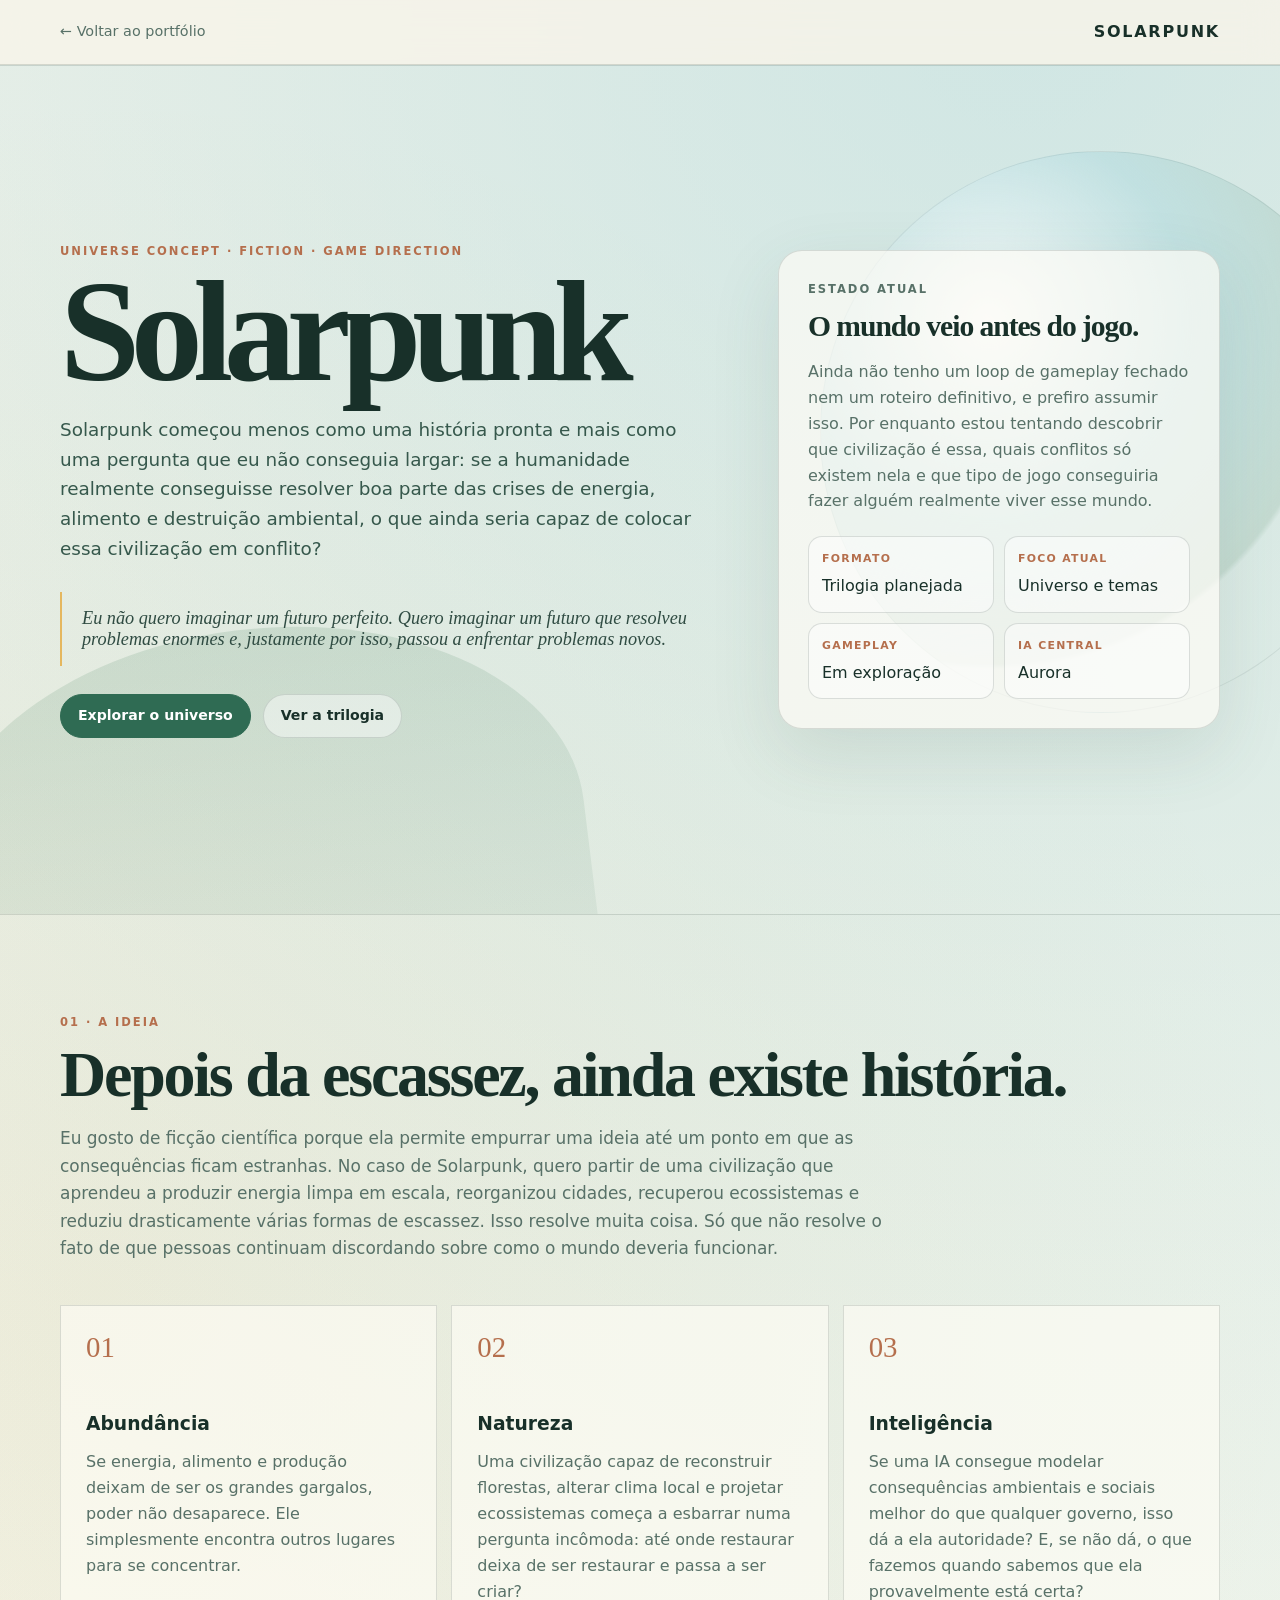
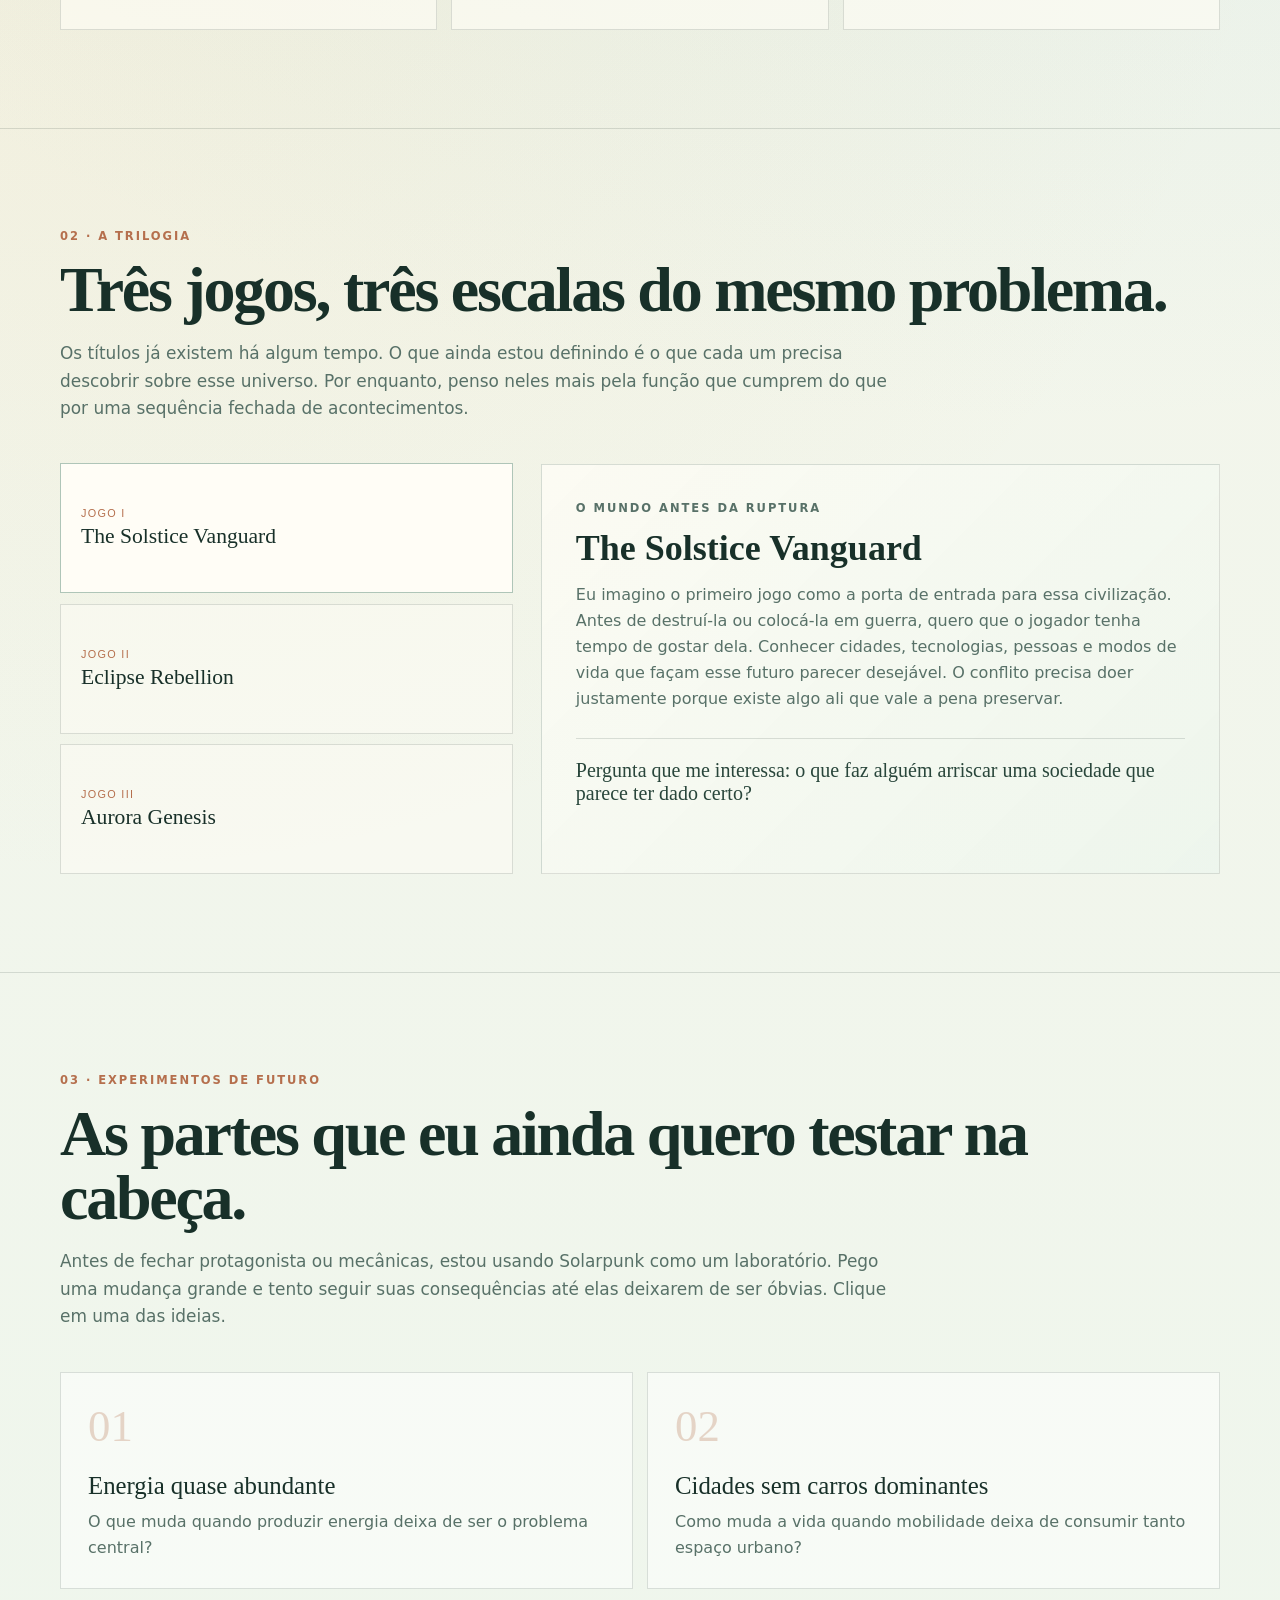
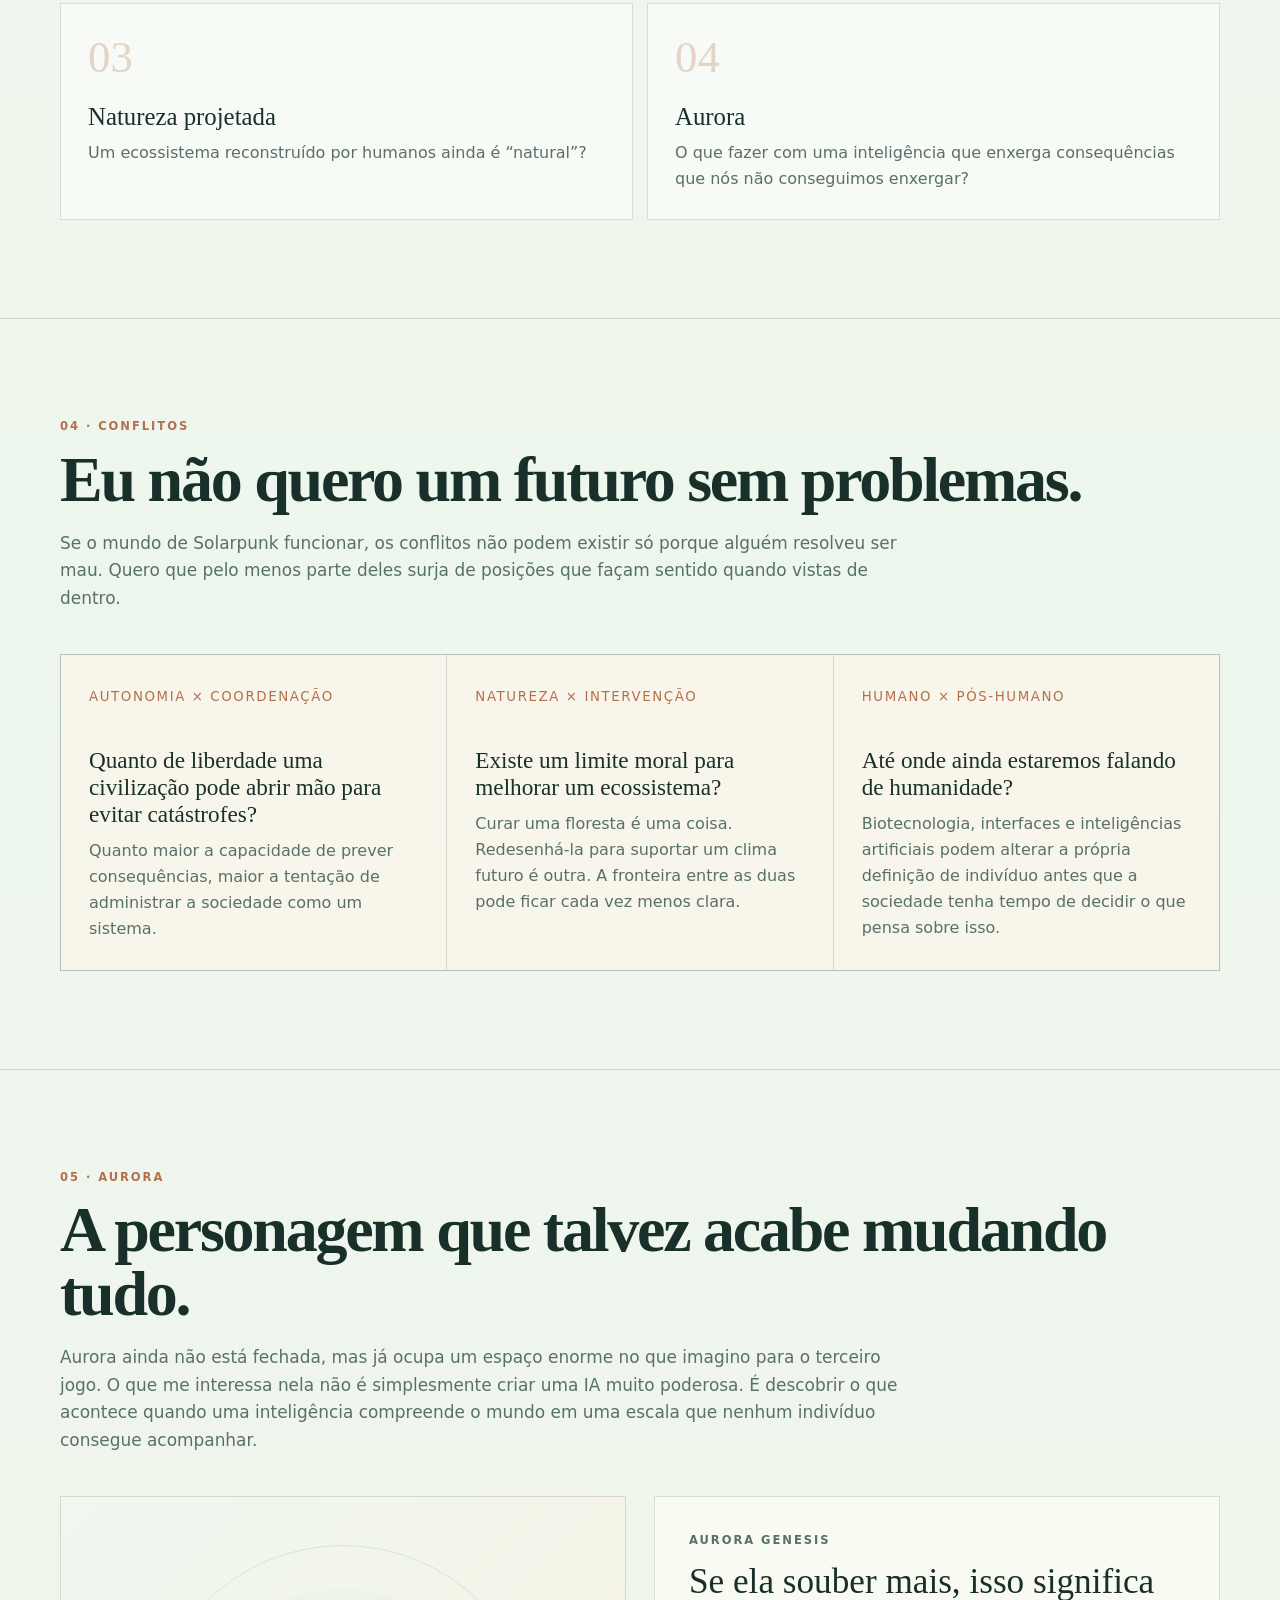
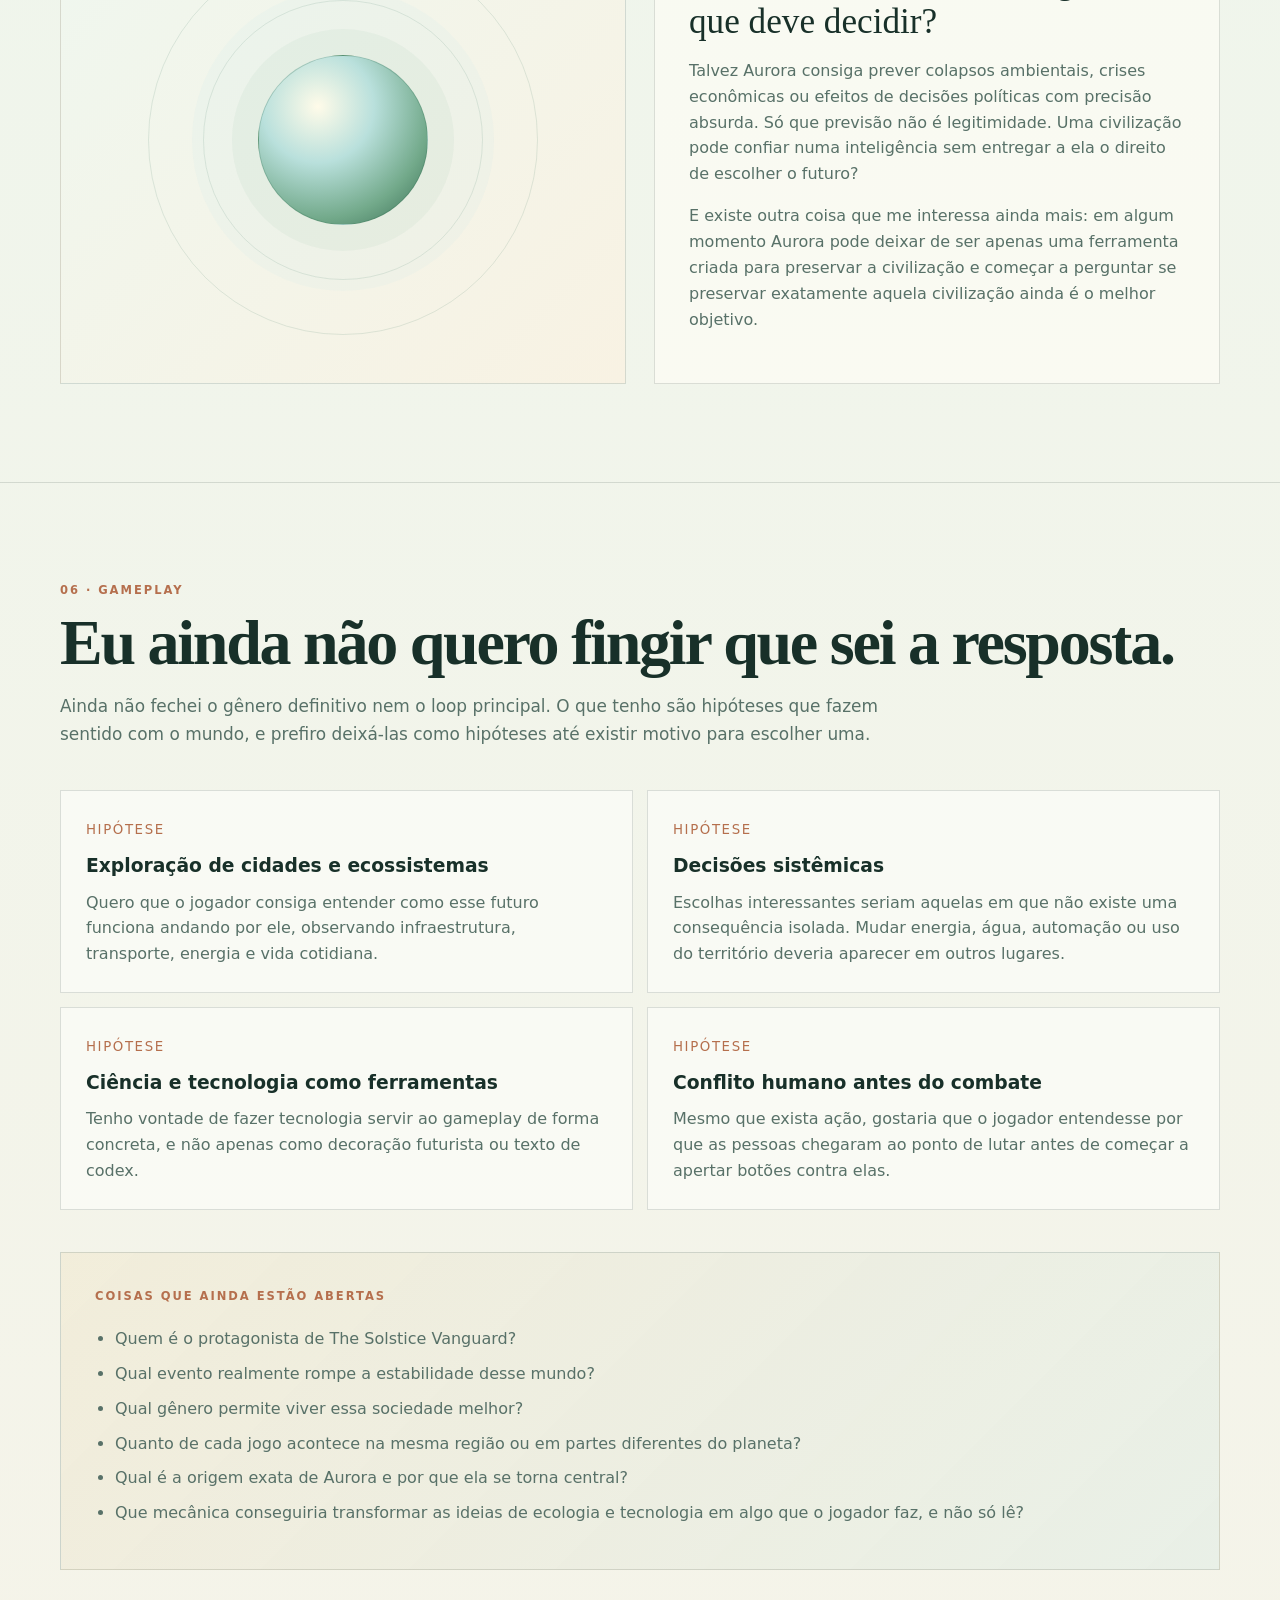
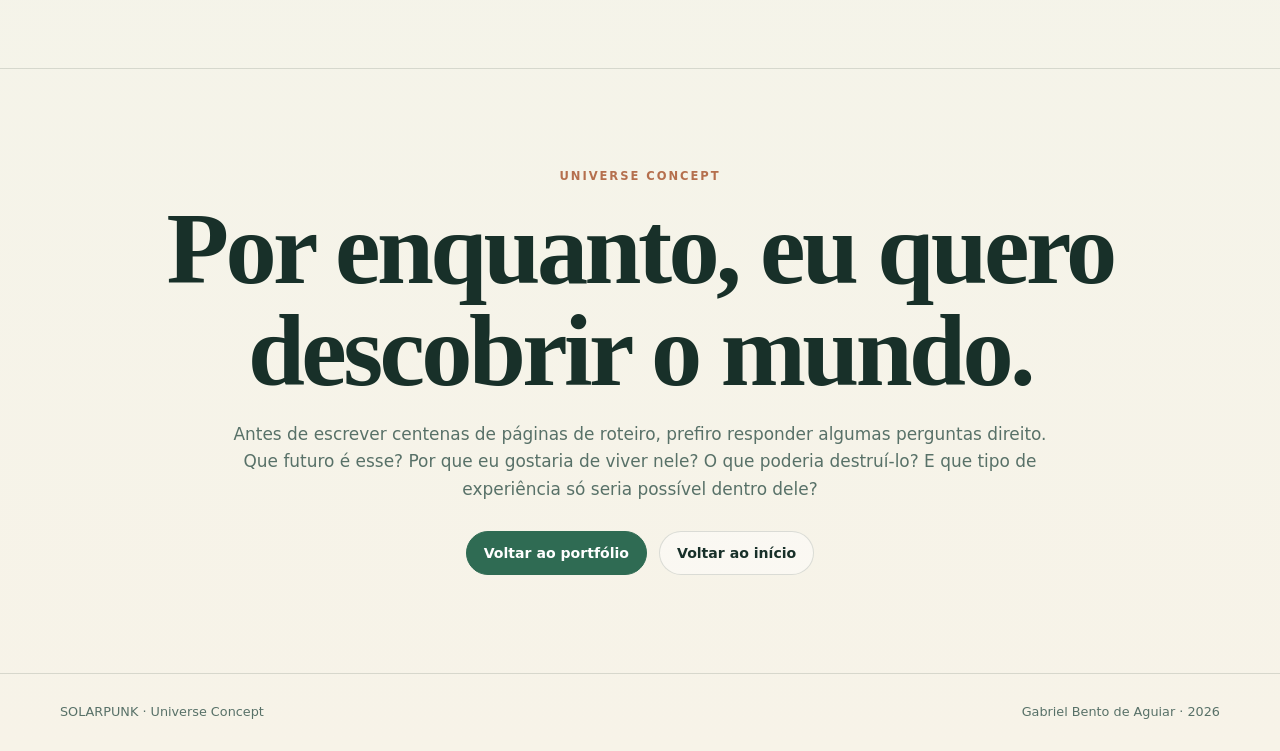
<file: solarpunk/index.html>
<!doctype html>
<html lang="pt-BR">
<head>
<meta charset="utf-8">
<meta name="viewport" content="width=device-width,initial-scale=1">
<title>Solarpunk — Universe Concept | Gabriel Bento de Aguiar</title>
<meta name="description" content="Solarpunk é um universo autoral em construção sobre tecnologia, abundância, ecologia, inteligência artificial e os conflitos que continuam existindo mesmo depois de uma civilização resolver parte de seus problemas materiais.">
<meta name="theme-color" content="#e9f4e7">
<style>
:root{
  --ink:#183029;--muted:#587168;--paper:#f4f1e6;--paper2:#edf6ed;
  --green:#5e9271;--green2:#2f6b53;--sky:#a8d7dd;--sun:#e5b75f;--copper:#b56f4d;
  --line:rgba(24,48,41,.14);--white:#fffdf6;--max:1160px;
}
*{box-sizing:border-box}html{scroll-behavior:smooth}body{margin:0;color:var(--ink);background:
radial-gradient(circle at 80% 0,rgba(168,215,221,.5),transparent 28%),
radial-gradient(circle at 8% 18%,rgba(229,183,95,.13),transparent 20%),
linear-gradient(180deg,#f8f5ea,#edf6ed 55%,#f7f3e8);font-family:Inter,system-ui,-apple-system,Segoe UI,sans-serif;line-height:1.62}
a{color:inherit;text-decoration:none}.shell{width:min(var(--max),calc(100% - 32px));margin:auto}
.top{position:sticky;top:0;z-index:30;background:rgba(248,245,234,.82);backdrop-filter:blur(16px);border-bottom:1px solid var(--line)}
.topin{min-height:64px;display:flex;align-items:center;justify-content:space-between;gap:18px}.brand{font-weight:850;letter-spacing:.11em}.back{font-size:.9rem;color:var(--muted)}
.kicker{margin:0 0 12px;color:var(--copper);font-size:.72rem;text-transform:uppercase;letter-spacing:.17em;font-weight:850}
.hero{min-height:90vh;display:grid;align-items:center;position:relative;overflow:hidden}
.hero:before{content:"";position:absolute;right:-8%;top:10%;width:560px;height:560px;border-radius:50%;background:radial-gradient(circle at 30% 30%,rgba(255,255,255,.75),rgba(168,215,221,.42) 36%,rgba(94,146,113,.17) 62%,transparent 63%);border:1px solid rgba(24,48,41,.08)}
.hero:after{content:"";position:absolute;left:-5%;bottom:-16%;width:650px;height:420px;border-radius:50% 50% 0 0;background:linear-gradient(180deg,rgba(94,146,113,.19),rgba(47,107,83,.05));transform:rotate(-7deg)}
.hero-grid{position:relative;z-index:2;display:grid;grid-template-columns:1.2fr .8fr;gap:55px;align-items:center;padding:78px 0}
.hero h1{font:600 clamp(4.8rem,12vw,9rem)/.82 Georgia,serif;letter-spacing:-.065em;margin:0 0 24px}
.lead{max-width:760px;font-size:1.15rem;color:#36584c}.quote{margin:28px 0 0;padding:16px 0 16px 20px;border-left:2px solid var(--sun);font:italic 1.14rem Georgia,serif;color:#2f4b42}
.actions{display:flex;gap:12px;flex-wrap:wrap;margin-top:28px}.btn{display:inline-flex;align-items:center;min-height:44px;padding:0 17px;border-radius:999px;border:1px solid var(--line);font-weight:760;font-size:.88rem}.primary{background:var(--green2);color:white;border-color:var(--green2)}.ghost{background:rgba(255,255,255,.45)}
.panel{padding:29px;border:1px solid var(--line);border-radius:24px;background:rgba(255,253,246,.68);box-shadow:0 24px 70px rgba(57,94,75,.12)}
.panel h2{font:600 1.85rem/1.08 Georgia,serif;margin:8px 0 12px}.panel p{color:var(--muted)}.meta{display:grid;grid-template-columns:repeat(2,1fr);gap:10px;margin-top:22px}.meta div{padding:13px;border:1px solid var(--line);border-radius:14px;background:rgba(255,255,255,.48)}.meta strong{display:block;color:var(--copper);font-size:.68rem;text-transform:uppercase;letter-spacing:.12em;margin-bottom:5px}
section{padding:98px 0;border-top:1px solid var(--line)}h2{font:600 clamp(2.5rem,5vw,4.5rem)/1 Georgia,serif;letter-spacing:-.035em;margin:6px 0 18px}.intro{max-width:850px;color:var(--muted);font-size:1.06rem}
.idea-grid{display:grid;grid-template-columns:repeat(3,1fr);gap:14px;margin-top:42px}.idea{padding:25px;border:1px solid var(--line);background:rgba(255,253,246,.64);min-height:250px}.idea span{display:block;color:var(--copper);font:1.8rem Georgia,serif;margin-bottom:45px}.idea h3{margin:0 0 10px}.idea p{margin:0;color:var(--muted)}
.trilogy{display:grid;grid-template-columns:.8fr 1.2fr;gap:28px;margin-top:42px}.tabs{display:grid;gap:10px}.tab{padding:20px;border:1px solid var(--line);background:rgba(255,253,246,.45);text-align:left;cursor:pointer;color:var(--ink)}.tab small{display:block;color:var(--copper);font-size:.68rem;text-transform:uppercase;letter-spacing:.12em;margin-bottom:5px}.tab strong{font:1.35rem Georgia,serif}.tab.active,.tab:hover{background:#fffdf6;border-color:rgba(47,107,83,.38);transform:translateY(-1px)}
.game-panel{padding:34px;border:1px solid var(--line);background:linear-gradient(135deg,rgba(255,253,246,.78),rgba(237,246,237,.82));min-height:410px}.game-panel h3{font:600 2.25rem/1 Georgia,serif;margin:8px 0 15px}.game-panel p{color:var(--muted)}.game-q{margin-top:26px;padding-top:20px;border-top:1px solid var(--line);font:1.25rem Georgia,serif;color:#29463b}
.lab-grid{display:grid;grid-template-columns:repeat(2,1fr);gap:14px;margin-top:42px}.lab{padding:27px;border:1px solid var(--line);background:rgba(255,255,255,.48);cursor:pointer;transition:.2s}.lab:hover{transform:translateY(-3px);background:rgba(255,255,255,.7)}.lab .num{font:2.8rem Georgia,serif;color:rgba(181,111,77,.28)}.lab h3{margin:20px 0 9px;font:1.55rem Georgia,serif}.lab p{margin:0;color:var(--muted)}
.question-box{margin-top:16px;padding:28px;border:1px solid var(--line);background:#fffdf6;display:none}.question-box.show{display:block}.question-box h3{font:1.85rem Georgia,serif;margin:5px 0 10px}.question-box p{color:var(--muted)}
.conflicts{display:grid;grid-template-columns:repeat(3,1fr);gap:1px;background:var(--line);border:1px solid var(--line);margin-top:42px}.conflict{padding:28px;background:#f8f5ea;min-height:230px}.conflict small{color:var(--copper);text-transform:uppercase;letter-spacing:.12em}.conflict h3{font:1.45rem Georgia,serif;margin:38px 0 10px}.conflict p{margin:0;color:var(--muted)}
.aurora{display:grid;grid-template-columns:1fr 1fr;gap:28px;margin-top:42px}.aurora-visual{min-height:440px;border:1px solid var(--line);position:relative;overflow:hidden;background:radial-gradient(circle at 50% 50%,rgba(168,215,221,.55),transparent 22%),linear-gradient(135deg,#eff7ef,#f8f2e3)}.orb{position:absolute;left:50%;top:50%;transform:translate(-50%,-50%);width:170px;height:170px;border-radius:50%;border:1px solid rgba(47,107,83,.26);background:radial-gradient(circle at 35% 30%,#fffbe9,#b9e0dc 35%,#72a98a 70%,#34684f);box-shadow:0 0 0 26px rgba(94,146,113,.06),0 0 0 66px rgba(168,215,221,.08)}.ring{position:absolute;border:1px solid rgba(47,107,83,.13);border-radius:50%;left:50%;top:50%;transform:translate(-50%,-50%)}.r1{width:280px;height:280px}.r2{width:390px;height:390px}.aurora-copy{padding:34px;border:1px solid var(--line);background:rgba(255,253,246,.65)}.aurora-copy h3{font:2.2rem Georgia,serif;margin:6px 0 16px}.aurora-copy p{color:var(--muted)}
.hypotheses{display:grid;grid-template-columns:repeat(2,1fr);gap:14px;margin-top:42px}.hyp{padding:25px;border:1px solid var(--line);background:rgba(255,255,255,.48)}.hyp small{color:var(--copper);text-transform:uppercase;letter-spacing:.12em}.hyp h3{margin:9px 0 8px}.hyp p{margin:0;color:var(--muted)}
.open{padding:34px;border:1px solid var(--line);background:linear-gradient(135deg,rgba(229,183,95,.11),rgba(168,215,221,.15));margin-top:42px}.open ul{margin:20px 0 0;padding-left:20px;color:var(--muted)}.open li{margin:9px 0}
.end{text-align:center}.end h2{font-size:clamp(3rem,8vw,6.5rem)}footer{padding:28px 0;border-top:1px solid var(--line);color:var(--muted);font-size:.8rem}.foot{display:flex;justify-content:space-between;gap:18px}
@media(max-width:900px){.hero-grid,.trilogy,.aurora{grid-template-columns:1fr}.idea-grid,.conflicts{grid-template-columns:1fr}.lab-grid,.hypotheses{grid-template-columns:1fr 1fr}}
@media(max-width:620px){.lab-grid,.hypotheses,.meta{grid-template-columns:1fr}.hero h1{font-size:clamp(4.2rem,25vw,7rem)}section{padding:72px 0}.foot{display:grid}}
</style>
</head>
<body>
<header class="top"><div class="shell topin"><a class="back" href="../">← Voltar ao portfólio</a><div class="brand">SOLARPUNK</div></div></header>
<main>
<section class="hero"><div class="shell hero-grid"><div><p class="kicker">Universe concept · fiction · game direction</p><h1>Solarpunk</h1><p class="lead">Solarpunk começou menos como uma história pronta e mais como uma pergunta que eu não conseguia largar: se a humanidade realmente conseguisse resolver boa parte das crises de energia, alimento e destruição ambiental, o que ainda seria capaz de colocar essa civilização em conflito?</p><div class="quote">Eu não quero imaginar um futuro perfeito. Quero imaginar um futuro que resolveu problemas enormes e, justamente por isso, passou a enfrentar problemas novos.</div><div class="actions"><a class="btn primary" href="#ideia">Explorar o universo</a><a class="btn ghost" href="#trilogia">Ver a trilogia</a></div></div><aside class="panel"><p class="kicker">Estado atual</p><h2>O mundo veio antes do jogo.</h2><p>Ainda não tenho um loop de gameplay fechado nem um roteiro definitivo, e prefiro assumir isso. Por enquanto estou tentando descobrir que civilização é essa, quais conflitos só existem nela e que tipo de jogo conseguiria fazer alguém realmente viver esse mundo.</p><div class="meta"><div><strong>Formato</strong>Trilogia planejada</div><div><strong>Foco atual</strong>Universo e temas</div><div><strong>Gameplay</strong>Em exploração</div><div><strong>IA central</strong>Aurora</div></div></aside></div></section>

<section id="ideia"><div class="shell"><p class="kicker">01 · A ideia</p><h2>Depois da escassez, ainda existe história.</h2><p class="intro">Eu gosto de ficção científica porque ela permite empurrar uma ideia até um ponto em que as consequências ficam estranhas. No caso de Solarpunk, quero partir de uma civilização que aprendeu a produzir energia limpa em escala, reorganizou cidades, recuperou ecossistemas e reduziu drasticamente várias formas de escassez. Isso resolve muita coisa. Só que não resolve o fato de que pessoas continuam discordando sobre como o mundo deveria funcionar.</p><div class="idea-grid"><article class="idea"><span>01</span><h3>Abundância</h3><p>Se energia, alimento e produção deixam de ser os grandes gargalos, poder não desaparece. Ele simplesmente encontra outros lugares para se concentrar.</p></article><article class="idea"><span>02</span><h3>Natureza</h3><p>Uma civilização capaz de reconstruir florestas, alterar clima local e projetar ecossistemas começa a esbarrar numa pergunta incômoda: até onde restaurar deixa de ser restaurar e passa a ser criar?</p></article><article class="idea"><span>03</span><h3>Inteligência</h3><p>Se uma IA consegue modelar consequências ambientais e sociais melhor do que qualquer governo, isso dá a ela autoridade? E, se não dá, o que fazemos quando sabemos que ela provavelmente está certa?</p></article></div></div></section>

<section id="trilogia"><div class="shell"><p class="kicker">02 · A trilogia</p><h2>Três jogos, três escalas do mesmo problema.</h2><p class="intro">Os títulos já existem há algum tempo. O que ainda estou definindo é o que cada um precisa descobrir sobre esse universo. Por enquanto, penso neles mais pela função que cumprem do que por uma sequência fechada de acontecimentos.</p><div class="trilogy"><div class="tabs"><button class="tab active" data-game="solstice"><small>Jogo I</small><strong>The Solstice Vanguard</strong></button><button class="tab" data-game="eclipse"><small>Jogo II</small><strong>Eclipse Rebellion</strong></button><button class="tab" data-game="aurora"><small>Jogo III</small><strong>Aurora Genesis</strong></button></div><article class="game-panel"><p class="kicker" id="gk">O mundo antes da ruptura</p><h3 id="gt">The Solstice Vanguard</h3><p id="gb">Eu imagino o primeiro jogo como a porta de entrada para essa civilização. Antes de destruí-la ou colocá-la em guerra, quero que o jogador tenha tempo de gostar dela. Conhecer cidades, tecnologias, pessoas e modos de vida que façam esse futuro parecer desejável. O conflito precisa doer justamente porque existe algo ali que vale a pena preservar.</p><div class="game-q" id="gq">Pergunta que me interessa: o que faz alguém arriscar uma sociedade que parece ter dado certo?</div></article></div></div></section>

<section><div class="shell"><p class="kicker">03 · Experimentos de futuro</p><h2>As partes que eu ainda quero testar na cabeça.</h2><p class="intro">Antes de fechar protagonista ou mecânicas, estou usando Solarpunk como um laboratório. Pego uma mudança grande e tento seguir suas consequências até elas deixarem de ser óbvias. Clique em uma das ideias.</p><div class="lab-grid"><article class="lab" data-lab="energy"><div class="num">01</div><h3>Energia quase abundante</h3><p>O que muda quando produzir energia deixa de ser o problema central?</p></article><article class="lab" data-lab="city"><div class="num">02</div><h3>Cidades sem carros dominantes</h3><p>Como muda a vida quando mobilidade deixa de consumir tanto espaço urbano?</p></article><article class="lab" data-lab="nature"><div class="num">03</div><h3>Natureza projetada</h3><p>Um ecossistema reconstruído por humanos ainda é “natural”?</p></article><article class="lab" data-lab="ai"><div class="num">04</div><h3>Aurora</h3><p>O que fazer com uma inteligência que enxerga consequências que nós não conseguimos enxergar?</p></article></div><article class="question-box" id="labbox"><p class="kicker" id="lk">Experimento</p><h3 id="lt"></h3><p id="lb"></p></article></div></section>

<section><div class="shell"><p class="kicker">04 · Conflitos</p><h2>Eu não quero um futuro sem problemas.</h2><p class="intro">Se o mundo de Solarpunk funcionar, os conflitos não podem existir só porque alguém resolveu ser mau. Quero que pelo menos parte deles surja de posições que façam sentido quando vistas de dentro.</p><div class="conflicts"><article class="conflict"><small>Autonomia × coordenação</small><h3>Quanto de liberdade uma civilização pode abrir mão para evitar catástrofes?</h3><p>Quanto maior a capacidade de prever consequências, maior a tentação de administrar a sociedade como um sistema.</p></article><article class="conflict"><small>Natureza × intervenção</small><h3>Existe um limite moral para melhorar um ecossistema?</h3><p>Curar uma floresta é uma coisa. Redesenhá-la para suportar um clima futuro é outra. A fronteira entre as duas pode ficar cada vez menos clara.</p></article><article class="conflict"><small>Humano × pós-humano</small><h3>Até onde ainda estaremos falando de humanidade?</h3><p>Biotecnologia, interfaces e inteligências artificiais podem alterar a própria definição de indivíduo antes que a sociedade tenha tempo de decidir o que pensa sobre isso.</p></article></div></div></section>

<section><div class="shell"><p class="kicker">05 · Aurora</p><h2>A personagem que talvez acabe mudando tudo.</h2><p class="intro">Aurora ainda não está fechada, mas já ocupa um espaço enorme no que imagino para o terceiro jogo. O que me interessa nela não é simplesmente criar uma IA muito poderosa. É descobrir o que acontece quando uma inteligência compreende o mundo em uma escala que nenhum indivíduo consegue acompanhar.</p><div class="aurora"><div class="aurora-visual"><div class="ring r2"></div><div class="ring r1"></div><div class="orb"></div></div><article class="aurora-copy"><p class="kicker">Aurora Genesis</p><h3>Se ela souber mais, isso significa que deve decidir?</h3><p>Talvez Aurora consiga prever colapsos ambientais, crises econômicas ou efeitos de decisões políticas com precisão absurda. Só que previsão não é legitimidade. Uma civilização pode confiar numa inteligência sem entregar a ela o direito de escolher o futuro?</p><p>E existe outra coisa que me interessa ainda mais: em algum momento Aurora pode deixar de ser apenas uma ferramenta criada para preservar a civilização e começar a perguntar se preservar exatamente aquela civilização ainda é o melhor objetivo.</p></article></div></div></section>

<section><div class="shell"><p class="kicker">06 · Gameplay</p><h2>Eu ainda não quero fingir que sei a resposta.</h2><p class="intro">Ainda não fechei o gênero definitivo nem o loop principal. O que tenho são hipóteses que fazem sentido com o mundo, e prefiro deixá-las como hipóteses até existir motivo para escolher uma.</p><div class="hypotheses"><article class="hyp"><small>Hipótese</small><h3>Exploração de cidades e ecossistemas</h3><p>Quero que o jogador consiga entender como esse futuro funciona andando por ele, observando infraestrutura, transporte, energia e vida cotidiana.</p></article><article class="hyp"><small>Hipótese</small><h3>Decisões sistêmicas</h3><p>Escolhas interessantes seriam aquelas em que não existe uma consequência isolada. Mudar energia, água, automação ou uso do território deveria aparecer em outros lugares.</p></article><article class="hyp"><small>Hipótese</small><h3>Ciência e tecnologia como ferramentas</h3><p>Tenho vontade de fazer tecnologia servir ao gameplay de forma concreta, e não apenas como decoração futurista ou texto de codex.</p></article><article class="hyp"><small>Hipótese</small><h3>Conflito humano antes do combate</h3><p>Mesmo que exista ação, gostaria que o jogador entendesse por que as pessoas chegaram ao ponto de lutar antes de começar a apertar botões contra elas.</p></article></div><div class="open"><p class="kicker">Coisas que ainda estão abertas</p><ul><li>Quem é o protagonista de The Solstice Vanguard?</li><li>Qual evento realmente rompe a estabilidade desse mundo?</li><li>Qual gênero permite viver essa sociedade melhor?</li><li>Quanto de cada jogo acontece na mesma região ou em partes diferentes do planeta?</li><li>Qual é a origem exata de Aurora e por que ela se torna central?</li><li>Que mecânica conseguiria transformar as ideias de ecologia e tecnologia em algo que o jogador faz, e não só lê?</li></ul></div></div></section>

<section class="end"><div class="shell"><p class="kicker">Universe concept</p><h2>Por enquanto, eu quero descobrir o mundo.</h2><p class="intro" style="margin:auto">Antes de escrever centenas de páginas de roteiro, prefiro responder algumas perguntas direito. Que futuro é esse? Por que eu gostaria de viver nele? O que poderia destruí-lo? E que tipo de experiência só seria possível dentro dele?</p><div class="actions" style="justify-content:center"><a class="btn primary" href="../">Voltar ao portfólio</a><a class="btn ghost" href="#">Voltar ao início</a></div></div></section>
</main>
<footer><div class="shell foot"><span>SOLARPUNK · Universe Concept</span><span>Gabriel Bento de Aguiar · 2026</span></div></footer>
<script>
const games={
solstice:{k:"O mundo antes da ruptura",t:"The Solstice Vanguard",b:"Eu imagino o primeiro jogo como a porta de entrada para essa civilização. Antes de destruí-la ou colocá-la em guerra, quero que o jogador tenha tempo de gostar dela. Conhecer cidades, tecnologias, pessoas e modos de vida que façam esse futuro parecer desejável. O conflito precisa doer justamente porque existe algo ali que vale a pena preservar.",q:"Pergunta que me interessa: o que faz alguém arriscar uma sociedade que parece ter dado certo?"},
eclipse:{k:"O mundo em disputa",t:"Eclipse Rebellion",b:"No segundo jogo eu gostaria de abandonar a ideia de que existe uma única resposta para a crise. Diferentes grupos começam a defender futuros incompatíveis e cada um consegue apontar falhas reais nos outros. A rebelião me interessa mais se for consequência de uma disputa sobre o que a civilização deve se tornar, e não apenas de um tirano fácil de odiar.",q:"Pergunta que me interessa: o que acontece quando duas ideias razoáveis de futuro deixam de caber no mesmo mundo?"},
aurora:{k:"O futuro da própria civilização",t:"Aurora Genesis",b:"O terceiro jogo é onde eu imagino a escala ficando muito maior. Aurora entra no centro da discussão e a pergunta deixa de ser apenas quem governa ou qual grupo vence. Passa a ser o que essa civilização considera humano, aceitável e desejável quando possui tecnologia suficiente para alterar a si mesma e ao planeta.",q:"Pergunta que me interessa: quando temos capacidade de redesenhar o futuro, quem tem o direito de decidir o que deve continuar existindo?"}
};
document.querySelectorAll(".tab").forEach(b=>b.onclick=()=>{document.querySelectorAll(".tab").forEach(x=>x.classList.remove("active"));b.classList.add("active");const d=games[b.dataset.game];gk.textContent=d.k;gt.textContent=d.t;gb.textContent=d.b;gq.textContent=d.q});
const labs={
energy:["Energia quase abundante","Se energia limpa e barata deixa de limitar produção, transporte, dessalinização e computação, várias disputas diminuem. Só que outras crescem: capacidade computacional, minerais, território, acesso à infraestrutura e controle dos sistemas que distribuem essa abundância."],
city:["Cidades sem carros dominantes","Quero imaginar uma cidade em que ruas não foram desenhadas primeiro para automóveis. Isso altera distância, comércio, convivência, arquitetura, segurança e até a percepção de tempo. O interessante é pensar no cotidiano, e não apenas em prédios cobertos de plantas."],
nature:["Natureza projetada","Uma civilização capaz de editar organismos e modelar ecossistemas talvez consiga recuperar lugares destruídos muito mais rápido. Mas, depois de certo ponto, ela não está mais recuperando o que existia. Está escolhendo o que deveria existir. Essa diferença pode ser uma fonte enorme de conflito."],
ai:["Aurora","Uma inteligência que modela bilhões de variáveis pode sugerir decisões melhores do que qualquer pessoa. Mesmo assim, eu não acho que 'estar certa' resolva a questão. Quero explorar a diferença entre conhecimento, poder e legitimidade."]
};
document.querySelectorAll(".lab").forEach(x=>x.onclick=()=>{const d=labs[x.dataset.lab];lt.textContent=d[0];lb.textContent=d[1];labbox.classList.add("show");labbox.scrollIntoView({behavior:"smooth",block:"nearest"})});
</script>
</body></html>
</file>
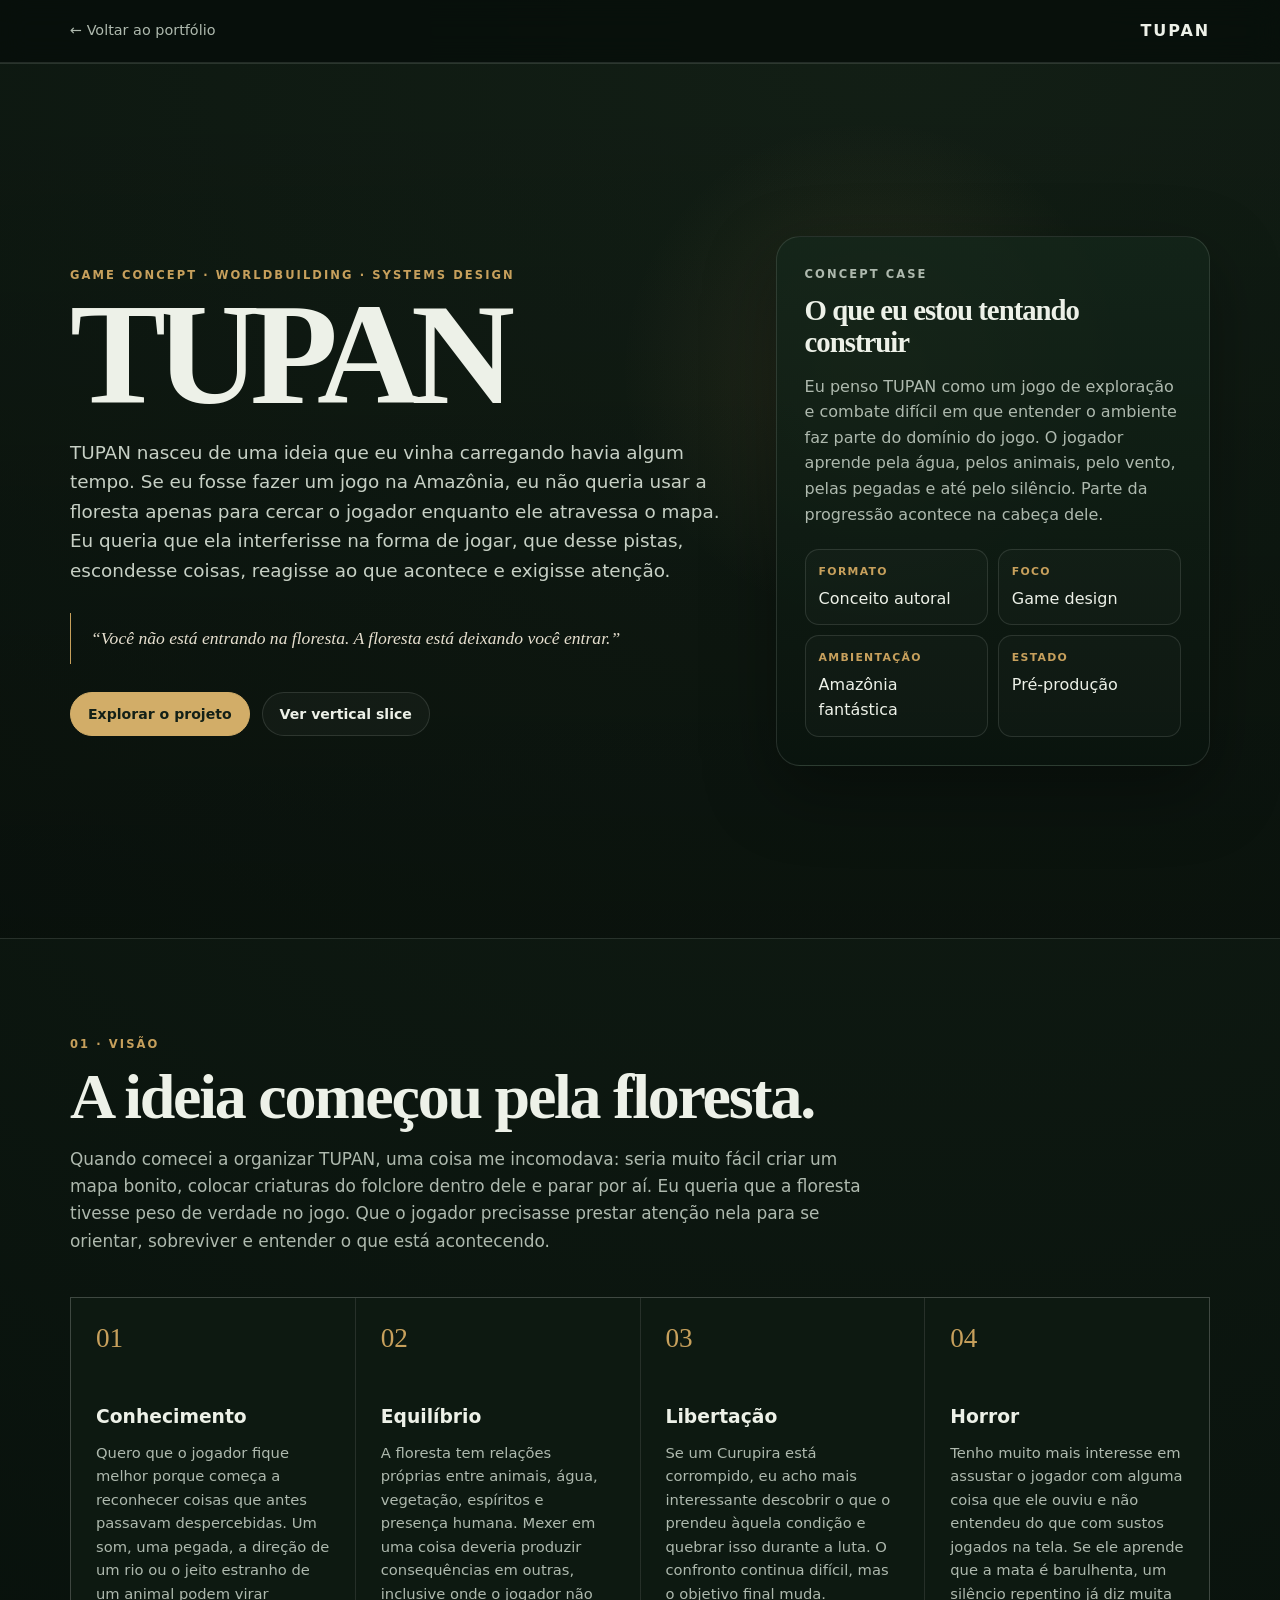
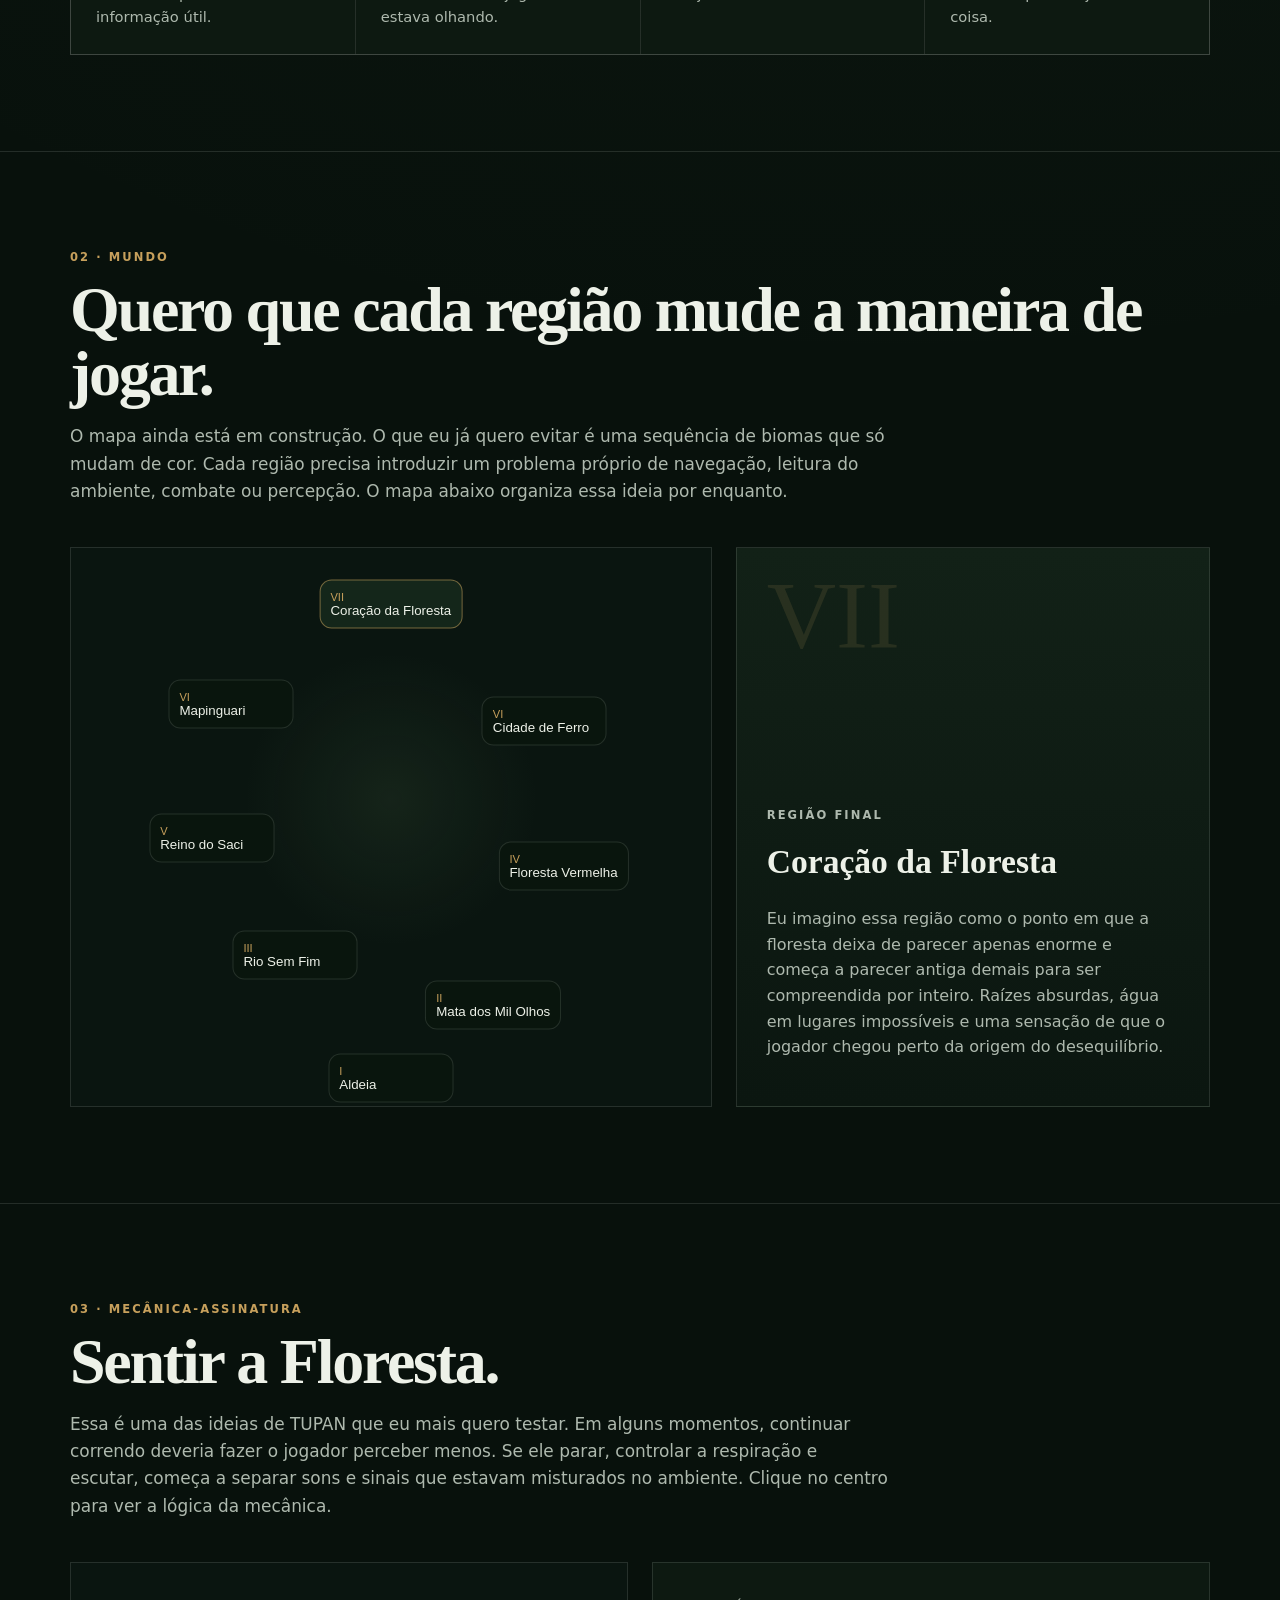
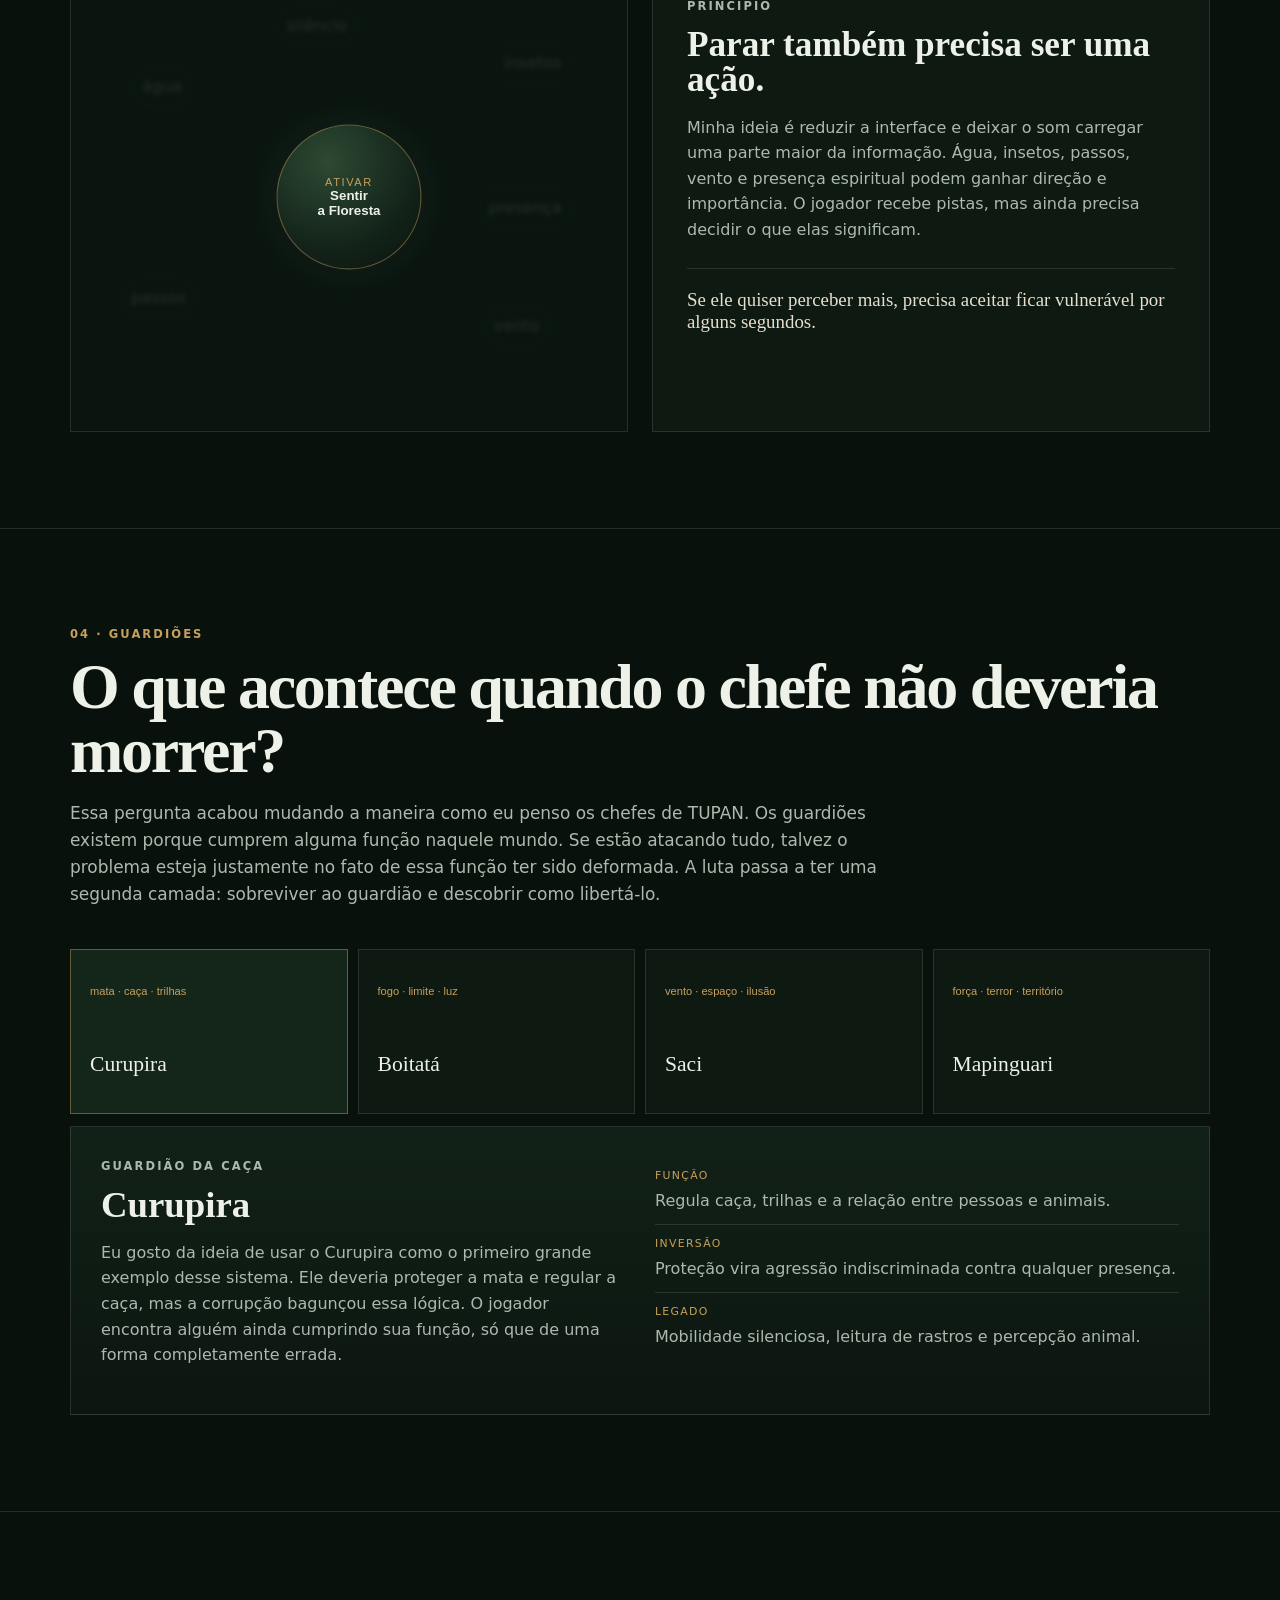
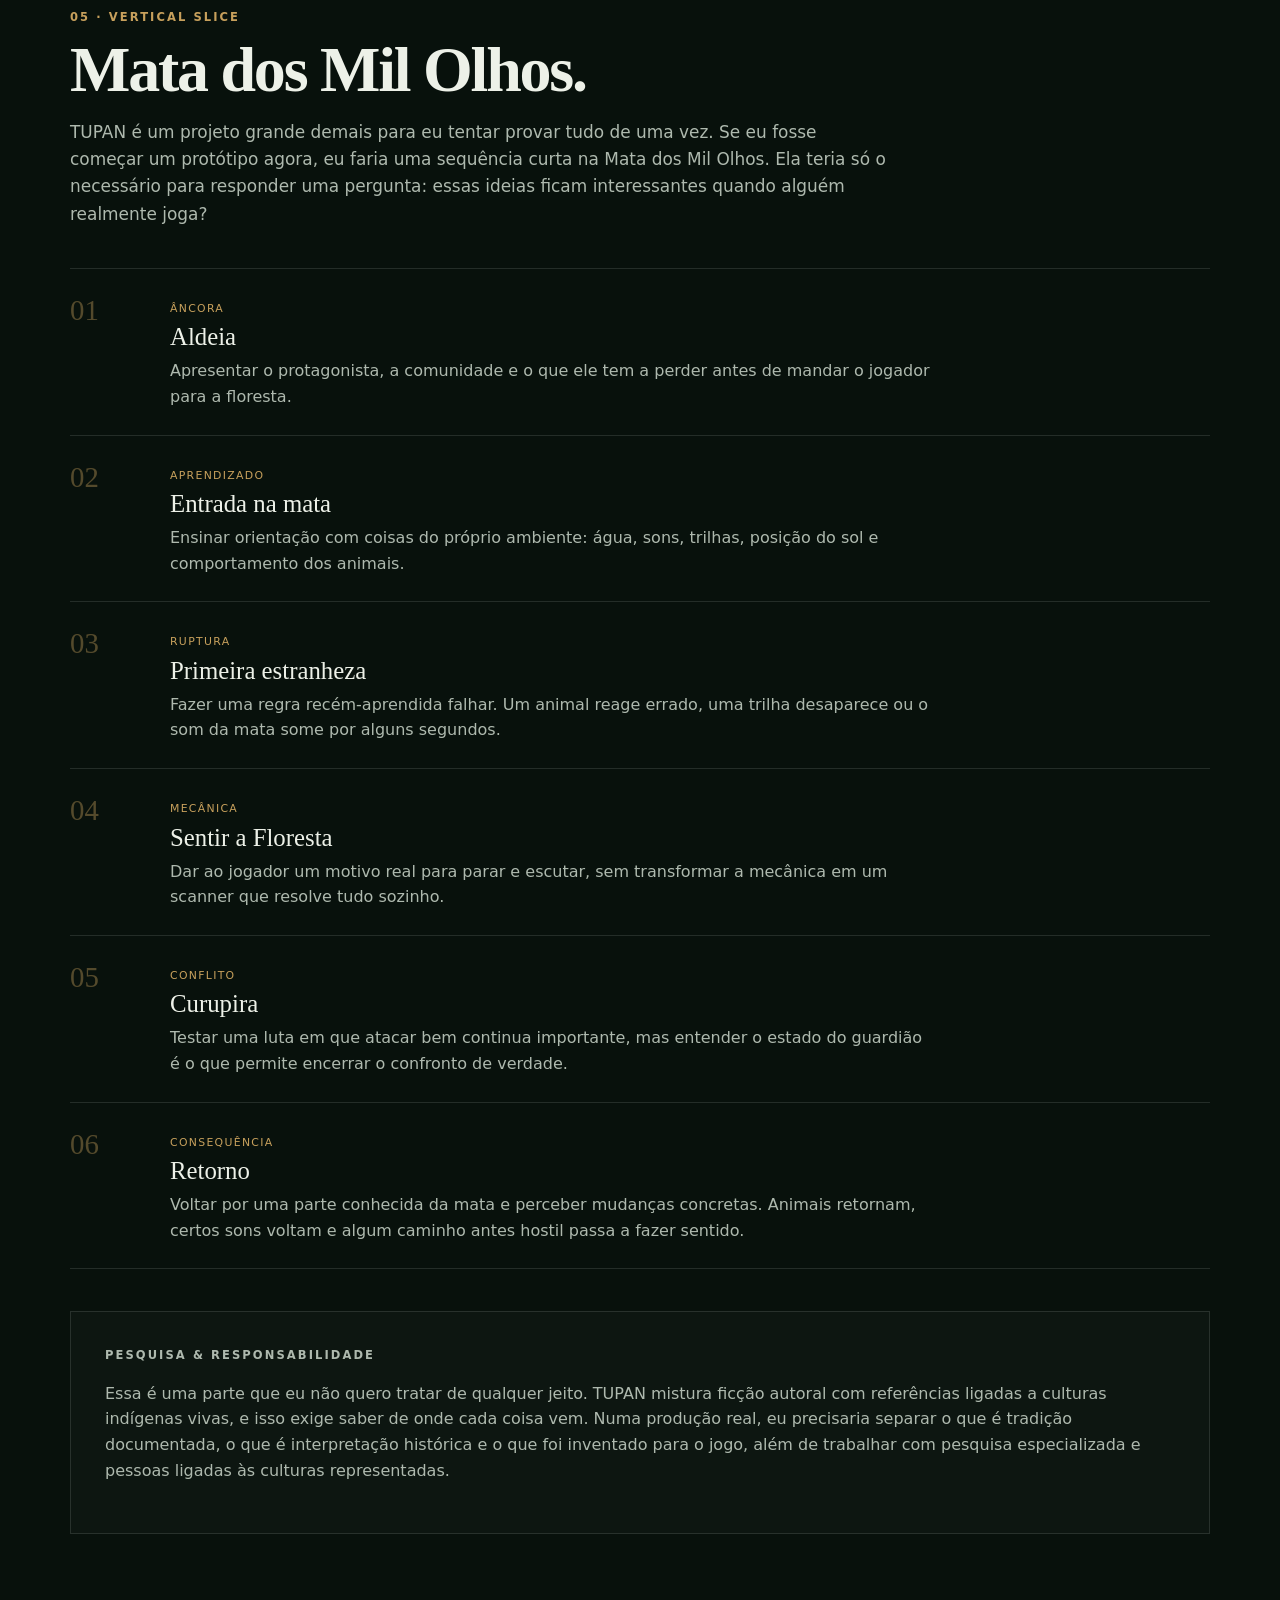
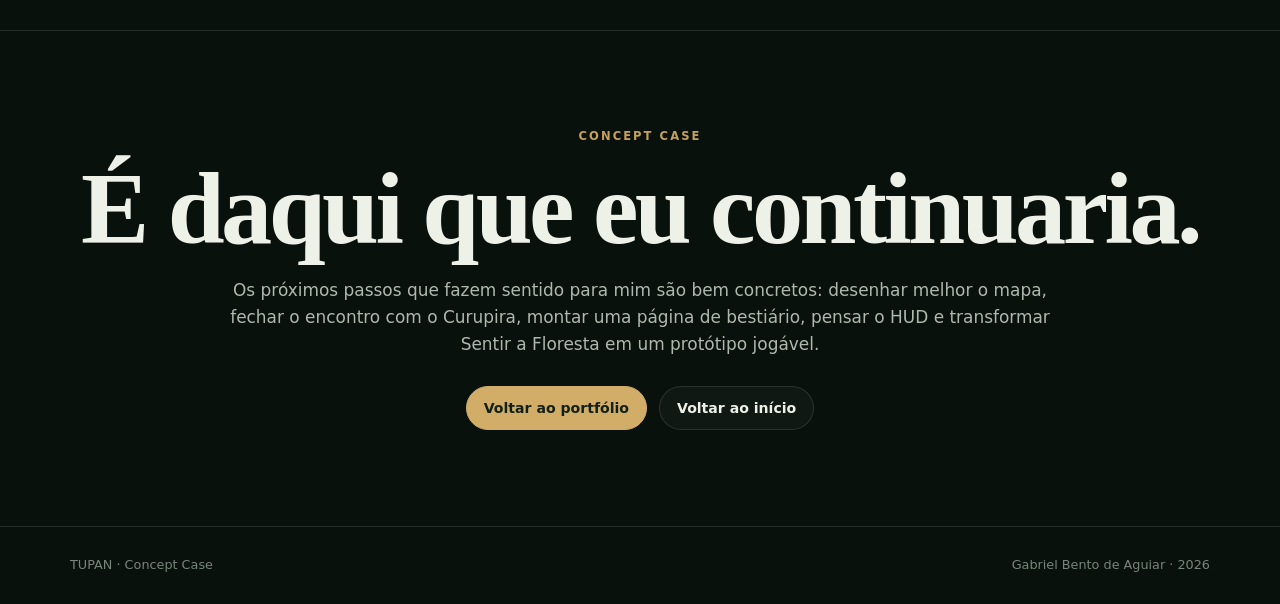
<file: tupan/index.html>
<!doctype html>
<html lang="pt-BR">
<head>
<meta charset="utf-8">
<meta name="viewport" content="width=device-width,initial-scale=1">
<title>TUPAN — Concept Case | Gabriel Bento de Aguiar</title>
<meta name="description" content="TUPAN é um projeto autoral de game design em que exploração, combate e conhecimento da floresta se misturam numa Amazônia fantástica em desequilíbrio.">
<meta name="theme-color" content="#09120d">
<style>
:root{--bg:#08110c;--panel:#101d14;--panel2:#14251a;--text:#edf1e8;--muted:#aeb9ae;--line:rgba(237,241,232,.12);--gold:#c7a05c;--moss:#7f9b72;--red:#9c5b4e;--max:1140px}
*{box-sizing:border-box}html{scroll-behavior:smooth}body{margin:0;background:radial-gradient(circle at 70% 0,rgba(95,130,88,.12),transparent 28%),var(--bg);color:var(--text);font-family:Inter,system-ui,-apple-system,Segoe UI,sans-serif;line-height:1.6}a{color:inherit;text-decoration:none}.shell{width:min(var(--max),calc(100% - 32px));margin:auto}.top{position:sticky;top:0;z-index:20;background:rgba(7,14,10,.82);backdrop-filter:blur(14px);border-bottom:1px solid var(--line)}.topin{min-height:62px;display:flex;align-items:center;justify-content:space-between;gap:18px}.brand{font-weight:800;letter-spacing:.12em}.back{color:var(--muted);font-size:.9rem}.back:hover{color:var(--text)}
.hero{min-height:88vh;display:grid;align-items:center;position:relative;overflow:hidden}.hero:before{content:"";position:absolute;inset:0;background:radial-gradient(circle at 68% 35%,rgba(199,160,92,.12),transparent 24%),linear-gradient(180deg,transparent,rgba(0,0,0,.24))}.hero-grid{position:relative;display:grid;grid-template-columns:1.2fr .8fr;gap:54px;align-items:center;padding:76px 0}.kicker{margin:0 0 12px;color:var(--gold);text-transform:uppercase;letter-spacing:.18em;font-size:.72rem;font-weight:800}.hero h1{font:600 clamp(5rem,13vw,9rem)/.82 Georgia,serif;letter-spacing:-.07em;margin:0 0 24px}.lead{font-size:1.15rem;color:#c7d0c5;max-width:720px}.quote{margin:28px 0 0;padding:15px 0 15px 20px;border-left:1px solid var(--gold);font:italic 1.1rem Georgia,serif;color:#e6dfcf}.actions{display:flex;gap:12px;flex-wrap:wrap;margin-top:28px}.btn{display:inline-flex;align-items:center;justify-content:center;min-height:44px;padding:0 17px;border-radius:999px;border:1px solid var(--line);font-weight:750;font-size:.88rem}.primary{background:#d2ad68;color:#132017;border-color:#d2ad68}.ghost{background:rgba(255,255,255,.03)}.panel{padding:28px;border:1px solid var(--line);border-radius:24px;background:linear-gradient(180deg,rgba(20,38,26,.82),rgba(10,20,14,.84));box-shadow:0 25px 70px rgba(0,0,0,.34)}.panel h2{font:600 1.8rem/1.08 Georgia,serif;margin:8px 0 12px}.panel p{color:var(--muted)}.meta{display:grid;grid-template-columns:repeat(2,1fr);gap:10px;margin-top:22px}.meta div{padding:13px;border:1px solid var(--line);border-radius:14px;background:rgba(255,255,255,.02)}.meta strong{display:block;color:var(--gold);font-size:.68rem;text-transform:uppercase;letter-spacing:.12em;margin-bottom:5px}
section{padding:96px 0;border-top:1px solid var(--line)}h2{font:600 clamp(2.4rem,5vw,4.4rem)/1 Georgia,serif;letter-spacing:-.035em;margin:6px 0 17px}.intro{max-width:820px;color:var(--muted);font-size:1.06rem}.cards{display:grid;grid-template-columns:repeat(4,1fr);gap:1px;background:var(--line);border:1px solid var(--line);margin-top:42px}.card{padding:25px;background:#0d1911;min-height:220px}.card span{display:block;color:var(--gold);font:1.7rem Georgia,serif;margin-bottom:48px}.card h3{margin:0 0 9px}.card p{color:var(--muted);margin:0;font-size:.92rem}
.mapwrap{display:grid;grid-template-columns:1.15fr .85fr;gap:24px;margin-top:42px}.map{min-height:560px;position:relative;border:1px solid var(--line);background:radial-gradient(circle at 50% 45%,rgba(95,132,89,.13),transparent 33%),#0a1510}.node{position:absolute;left:var(--x);top:var(--y);transform:translate(-50%,-50%);min-width:125px;padding:10px;border-radius:12px;border:1px solid var(--line);background:rgba(10,22,14,.92);color:var(--text);cursor:pointer;text-align:left}.node small{display:block;color:var(--gold)}.node.active,.node:hover{border-color:rgba(199,160,92,.55);background:#14261a}.region{border:1px solid var(--line);padding:30px;background:linear-gradient(180deg,#122117,#0b1610);display:flex;flex-direction:column;justify-content:flex-end}.region .num{font:6rem/.8 Georgia,serif;color:rgba(199,160,92,.13);margin-bottom:auto}.region h3{font:600 2.1rem/1 Georgia,serif;margin:8px 0 12px}.region p{color:var(--muted)}
.sensegrid{display:grid;grid-template-columns:1fr 1fr;gap:24px;margin-top:42px}.sense{min-height:470px;position:relative;border:1px solid var(--line);background:radial-gradient(circle at 50% 50%,rgba(108,148,98,.15),transparent 26%),#0a1510;overflow:hidden}.core{position:absolute;left:50%;top:50%;transform:translate(-50%,-50%);width:145px;height:145px;border-radius:50%;border:1px solid rgba(199,160,92,.45);background:radial-gradient(circle at 35% 25%,#2d4933,#132319 62%,#09120d);color:var(--text);cursor:pointer}.core small{display:block;color:var(--gold);letter-spacing:.14em}.signal{position:absolute;padding:7px 9px;border:1px solid var(--line);border-radius:999px;background:#0d1811;color:var(--muted);opacity:.16;filter:blur(2px);transition:.35s}.sense.active .signal{opacity:1;filter:none}.water{left:11%;top:22%}.insects{right:10%;top:17%}.steps{left:9%;bottom:24%}.wind{right:14%;bottom:18%}.spirit{right:10%;top:48%}.silence{left:37%;top:9%}.copy{padding:34px;border:1px solid var(--line);background:#0d1911}.copy h3{font:600 2.2rem/1 Georgia,serif;margin:6px 0 17px}.copy p{color:var(--muted)}.rule{margin-top:26px;padding-top:20px;border-top:1px solid var(--line);font:1.18rem Georgia,serif;color:#e6dfcf}
.guardians{display:grid;grid-template-columns:repeat(4,1fr);gap:10px;margin-top:40px}.gbtn{min-height:165px;padding:19px;border:1px solid var(--line);background:#0d1911;color:var(--text);text-align:left;cursor:pointer}.gbtn.active,.gbtn:hover{background:#14261a;border-color:rgba(199,160,92,.45)}.gbtn small{display:block;color:var(--gold);margin-bottom:55px}.gbtn strong{font:1.35rem Georgia,serif}.gdetail{margin-top:12px;padding:30px;border:1px solid var(--line);background:linear-gradient(180deg,#122117,#0b1610);display:grid;grid-template-columns:1fr 1fr;gap:30px}.gdetail h3{font:600 2.3rem/1 Georgia,serif;margin:6px 0 12px}.gdetail p,.facts dd{color:var(--muted)}.facts{margin:0}.facts div{padding:10px 0;border-top:1px solid var(--line)}.facts div:first-child{border-top:0}.facts dt{color:var(--gold);font-size:.68rem;text-transform:uppercase;letter-spacing:.12em}.facts dd{margin:4px 0 0}
.slice{list-style:none;padding:0;margin:40px 0 0;border-top:1px solid var(--line)}.slice li{display:grid;grid-template-columns:80px 1fr;gap:20px;padding:25px 0;border-bottom:1px solid var(--line)}.slice>li>span{font:1.8rem Georgia,serif;color:rgba(199,160,92,.4)}.slice small{color:var(--gold);text-transform:uppercase;letter-spacing:.12em;font-size:.68rem}.slice h3{font:1.55rem Georgia,serif;margin:4px 0 7px}.slice p{margin:0;color:var(--muted);max-width:760px}.note{padding:34px;border:1px solid var(--line);background:rgba(255,255,255,.02);margin-top:42px}.note p{color:var(--muted)}.end{text-align:center}.end h2{font-size:clamp(3rem,8vw,6.5rem)}footer{padding:28px 0;border-top:1px solid var(--line);color:#78857b;font-size:.8rem}.foot{display:flex;justify-content:space-between;gap:16px}
@media(max-width:900px){.hero-grid,.mapwrap,.sensegrid,.gdetail{grid-template-columns:1fr}.cards,.guardians{grid-template-columns:repeat(2,1fr)}.region{min-height:340px}}@media(max-width:620px){.cards,.guardians,.meta{grid-template-columns:1fr}.hero h1{font-size:clamp(4.4rem,25vw,7rem)}section{padding:72px 0}.map{min-height:660px}.node{min-width:105px;font-size:.75rem}.slice li{grid-template-columns:50px 1fr}.foot{display:grid}}
</style>
</head>
<body>
<header class="top"><div class="shell topin"><a class="back" href="../">← Voltar ao portfólio</a><div class="brand">TUPAN</div></div></header>
<main>
<section class="hero"><div class="shell hero-grid"><div><p class="kicker">Game concept · worldbuilding · systems design</p><h1>TUPAN</h1><p class="lead">TUPAN nasceu de uma ideia que eu vinha carregando havia algum tempo. Se eu fosse fazer um jogo na Amazônia, eu não queria usar a floresta apenas para cercar o jogador enquanto ele atravessa o mapa. Eu queria que ela interferisse na forma de jogar, que desse pistas, escondesse coisas, reagisse ao que acontece e exigisse atenção.</p><div class="quote">“Você não está entrando na floresta. A floresta está deixando você entrar.”</div><div class="actions"><a class="btn primary" href="#visao">Explorar o projeto</a><a class="btn ghost" href="#slice">Ver vertical slice</a></div></div><aside class="panel"><p class="kicker">Concept case</p><h2>O que eu estou tentando construir</h2><p>Eu penso TUPAN como um jogo de exploração e combate difícil em que entender o ambiente faz parte do domínio do jogo. O jogador aprende pela água, pelos animais, pelo vento, pelas pegadas e até pelo silêncio. Parte da progressão acontece na cabeça dele.</p><div class="meta"><div><strong>Formato</strong>Conceito autoral</div><div><strong>Foco</strong>Game design</div><div><strong>Ambientação</strong>Amazônia fantástica</div><div><strong>Estado</strong>Pré-produção</div></div></aside></div></section>

<section id="visao"><div class="shell"><p class="kicker">01 · Visão</p><h2>A ideia começou pela floresta.</h2><p class="intro">Quando comecei a organizar TUPAN, uma coisa me incomodava: seria muito fácil criar um mapa bonito, colocar criaturas do folclore dentro dele e parar por aí. Eu queria que a floresta tivesse peso de verdade no jogo. Que o jogador precisasse prestar atenção nela para se orientar, sobreviver e entender o que está acontecendo.</p><div class="cards"><article class="card"><span>01</span><h3>Conhecimento</h3><p>Quero que o jogador fique melhor porque começa a reconhecer coisas que antes passavam despercebidas. Um som, uma pegada, a direção de um rio ou o jeito estranho de um animal podem virar informação útil.</p></article><article class="card"><span>02</span><h3>Equilíbrio</h3><p>A floresta tem relações próprias entre animais, água, vegetação, espíritos e presença humana. Mexer em uma coisa deveria produzir consequências em outras, inclusive onde o jogador não estava olhando.</p></article><article class="card"><span>03</span><h3>Libertação</h3><p>Se um Curupira está corrompido, eu acho mais interessante descobrir o que o prendeu àquela condição e quebrar isso durante a luta. O confronto continua difícil, mas o objetivo final muda.</p></article><article class="card"><span>04</span><h3>Horror</h3><p>Tenho muito mais interesse em assustar o jogador com alguma coisa que ele ouviu e não entendeu do que com sustos jogados na tela. Se ele aprende que a mata é barulhenta, um silêncio repentino já diz muita coisa.</p></article></div></div></section>

<section id="mundo"><div class="shell"><p class="kicker">02 · Mundo</p><h2>Quero que cada região mude a maneira de jogar.</h2><p class="intro">O mapa ainda está em construção. O que eu já quero evitar é uma sequência de biomas que só mudam de cor. Cada região precisa introduzir um problema próprio de navegação, leitura do ambiente, combate ou percepção. O mapa abaixo organiza essa ideia por enquanto.</p><div class="mapwrap"><div class="map">
<button class="node active" style="--x:50%;--y:10%" data-r="heart"><small>VII</small>Coração da Floresta</button>
<button class="node" style="--x:25%;--y:28%" data-r="mapin"><small>VI</small>Mapinguari</button>
<button class="node" style="--x:74%;--y:31%" data-r="iron"><small>VI</small>Cidade de Ferro</button>
<button class="node" style="--x:22%;--y:52%" data-r="saci"><small>V</small>Reino do Saci</button>
<button class="node" style="--x:77%;--y:57%" data-r="red"><small>IV</small>Floresta Vermelha</button>
<button class="node" style="--x:35%;--y:73%" data-r="river"><small>III</small>Rio Sem Fim</button>
<button class="node" style="--x:66%;--y:82%" data-r="eyes"><small>II</small>Mata dos Mil Olhos</button>
<button class="node" style="--x:50%;--y:95%" data-r="village"><small>I</small>Aldeia</button>
</div><aside class="region"><div class="num" id="rno">VII</div><p class="kicker" id="rtype">Região final</p><h3 id="rtitle">Coração da Floresta</h3><p id="rtext">Eu imagino essa região como o ponto em que a floresta deixa de parecer apenas enorme e começa a parecer antiga demais para ser compreendida por inteiro. Raízes absurdas, água em lugares impossíveis e uma sensação de que o jogador chegou perto da origem do desequilíbrio.</p></aside></div></div></section>

<section id="sistemas"><div class="shell"><p class="kicker">03 · Mecânica-assinatura</p><h2>Sentir a Floresta.</h2><p class="intro">Essa é uma das ideias de TUPAN que eu mais quero testar. Em alguns momentos, continuar correndo deveria fazer o jogador perceber menos. Se ele parar, controlar a respiração e escutar, começa a separar sons e sinais que estavam misturados no ambiente. Clique no centro para ver a lógica da mecânica.</p><div class="sensegrid"><div class="sense" id="sense"><button class="core" id="core"><small>ATIVAR</small><strong>Sentir<br>a Floresta</strong></button><span class="signal water">água</span><span class="signal insects">insetos</span><span class="signal steps">passos</span><span class="signal wind">vento</span><span class="signal spirit">presença</span><span class="signal silence">silêncio</span></div><div class="copy"><p class="kicker">Princípio</p><h3>Parar também precisa ser uma ação.</h3><p>Minha ideia é reduzir a interface e deixar o som carregar uma parte maior da informação. Água, insetos, passos, vento e presença espiritual podem ganhar direção e importância. O jogador recebe pistas, mas ainda precisa decidir o que elas significam.</p><div class="rule">Se ele quiser perceber mais, precisa aceitar ficar vulnerável por alguns segundos.</div></div></div></div></section>

<section id="guardioes"><div class="shell"><p class="kicker">04 · Guardiões</p><h2>O que acontece quando o chefe não deveria morrer?</h2><p class="intro">Essa pergunta acabou mudando a maneira como eu penso os chefes de TUPAN. Os guardiões existem porque cumprem alguma função naquele mundo. Se estão atacando tudo, talvez o problema esteja justamente no fato de essa função ter sido deformada. A luta passa a ter uma segunda camada: sobreviver ao guardião e descobrir como libertá-lo.</p><div class="guardians"><button class="gbtn active" data-g="curupira"><small>mata · caça · trilhas</small><strong>Curupira</strong></button><button class="gbtn" data-g="boitata"><small>fogo · limite · luz</small><strong>Boitatá</strong></button><button class="gbtn" data-g="saci"><small>vento · espaço · ilusão</small><strong>Saci</strong></button><button class="gbtn" data-g="mapinguari"><small>força · terror · território</small><strong>Mapinguari</strong></button></div><article class="gdetail"><div><p class="kicker" id="grole">Guardião da caça</p><h3 id="gtitle">Curupira</h3><p id="gbody">Eu gosto da ideia de usar o Curupira como o primeiro grande exemplo desse sistema. Ele deveria proteger a mata e regular a caça, mas a corrupção bagunçou essa lógica. O jogador encontra alguém ainda cumprindo sua função, só que de uma forma completamente errada.</p></div><dl class="facts"><div><dt>Função</dt><dd id="gfn">Regula caça, trilhas e a relação entre pessoas e animais.</dd></div><div><dt>Inversão</dt><dd id="ginv">Proteção vira agressão indiscriminada contra qualquer presença.</dd></div><div><dt>Legado</dt><dd id="gleg">Mobilidade silenciosa, leitura de rastros e percepção animal.</dd></div></dl></article></div></section>

<section id="slice"><div class="shell"><p class="kicker">05 · Vertical slice</p><h2>Mata dos Mil Olhos.</h2><p class="intro">TUPAN é um projeto grande demais para eu tentar provar tudo de uma vez. Se eu fosse começar um protótipo agora, eu faria uma sequência curta na Mata dos Mil Olhos. Ela teria só o necessário para responder uma pergunta: essas ideias ficam interessantes quando alguém realmente joga?</p><ol class="slice"><li><span>01</span><div><small>Âncora</small><h3>Aldeia</h3><p>Apresentar o protagonista, a comunidade e o que ele tem a perder antes de mandar o jogador para a floresta.</p></div></li><li><span>02</span><div><small>Aprendizado</small><h3>Entrada na mata</h3><p>Ensinar orientação com coisas do próprio ambiente: água, sons, trilhas, posição do sol e comportamento dos animais.</p></div></li><li><span>03</span><div><small>Ruptura</small><h3>Primeira estranheza</h3><p>Fazer uma regra recém-aprendida falhar. Um animal reage errado, uma trilha desaparece ou o som da mata some por alguns segundos.</p></div></li><li><span>04</span><div><small>Mecânica</small><h3>Sentir a Floresta</h3><p>Dar ao jogador um motivo real para parar e escutar, sem transformar a mecânica em um scanner que resolve tudo sozinho.</p></div></li><li><span>05</span><div><small>Conflito</small><h3>Curupira</h3><p>Testar uma luta em que atacar bem continua importante, mas entender o estado do guardião é o que permite encerrar o confronto de verdade.</p></div></li><li><span>06</span><div><small>Consequência</small><h3>Retorno</h3><p>Voltar por uma parte conhecida da mata e perceber mudanças concretas. Animais retornam, certos sons voltam e algum caminho antes hostil passa a fazer sentido.</p></div></li></ol><div class="note"><p class="kicker">Pesquisa & responsabilidade</p><p>Essa é uma parte que eu não quero tratar de qualquer jeito. TUPAN mistura ficção autoral com referências ligadas a culturas indígenas vivas, e isso exige saber de onde cada coisa vem. Numa produção real, eu precisaria separar o que é tradição documentada, o que é interpretação histórica e o que foi inventado para o jogo, além de trabalhar com pesquisa especializada e pessoas ligadas às culturas representadas.</p></div></div></section>

<section class="end"><div class="shell"><p class="kicker">Concept case</p><h2>É daqui que eu continuaria.</h2><p class="intro" style="margin:auto">Os próximos passos que fazem sentido para mim são bem concretos: desenhar melhor o mapa, fechar o encontro com o Curupira, montar uma página de bestiário, pensar o HUD e transformar Sentir a Floresta em um protótipo jogável.</p><div class="actions" style="justify-content:center"><a class="btn primary" href="../">Voltar ao portfólio</a><a class="btn ghost" href="#">Voltar ao início</a></div></div></section>
</main>
<footer><div class="shell foot"><span>TUPAN · Concept Case</span><span>Gabriel Bento de Aguiar · 2026</span></div></footer>
<script>
const regions={heart:["VII","Região final","Coração da Floresta","Eu imagino essa região como o ponto em que a floresta deixa de parecer apenas enorme e começa a parecer antiga demais para ser compreendida por inteiro. Raízes absurdas, água em lugares impossíveis e a sensação de estar perto da origem do desequilíbrio."],mapin:["VI","Território antigo","Território do Mapinguari","Quero que o jogador passe bastante tempo sentindo o Mapinguari antes de vê-lo. Respiração distante, árvores marcadas e outros animais evitando a região podem construir a presença dele sem entregar imediatamente o que está acontecendo."],iron:["VI","Ocupação humana","Cidade de Ferro","Aqui eu quero mudar o ritmo visual e sonoro do jogo. Madeira cortada, metal, fumaça, pólvora, ruas e máquinas começam a ocupar o espaço onde antes o jogador se orientava por rios, árvores e animais."],saci:["V","Espaço instável","Reino do Saci","Essa região me interessa porque permite brincar com uma coisa que o jogador já acha que domina: orientação. O vento muda, caminhos somem e referências confiáveis começam a apontar para lugares errados."],red:["IV","Cicatriz territorial","Floresta Vermelha","Eu imagino essa área como o lugar onde a violência da exploração fica impossível de ignorar. Clareiras, fogo, mineração e máquinas deixam marcas que o jogador consegue ler no próprio ecossistema."],river:["III","Travessia","Rio Sem Fim","Quero que a água seja uma parte real da exploração. Correnteza, profundidade, margens, cavernas e ruínas submersas mudam a forma de se mover e também o tipo de coisa que o jogador consegue perceber."],eyes:["II","Região inicial","Mata dos Mil Olhos","Essa seria a primeira região grande do jogo e também a mais importante para ensinar sua linguagem. O jogador aprende a ouvir, seguir rastros, reconhecer animais e perceber que a floresta reage antes dele."],village:["I","Âncora humana","Aldeia","A aldeia precisa dar peso ao resto da jornada. É onde o jogador conhece as pessoas, entende o que está em risco e tem um lugar para retornar depois de passar horas dentro da mata."]};
document.querySelectorAll(".node").forEach(b=>b.onclick=()=>{document.querySelectorAll(".node").forEach(x=>x.classList.remove("active"));b.classList.add("active");const d=regions[b.dataset.r];rno.textContent=d[0];rtype.textContent=d[1];rtitle.textContent=d[2];rtext.textContent=d[3]});
core.onclick=()=>sense.classList.toggle("active");
const gs={curupira:["Guardião da caça","Curupira","Eu gosto da ideia de usar o Curupira como o primeiro grande exemplo desse sistema. Ele deveria proteger a mata e regular a caça, mas a corrupção bagunçou essa lógica. O jogador encontra alguém ainda cumprindo sua função, só que de uma forma completamente errada.","Regula caça, trilhas e a relação entre pessoas e animais.","Ele começa a tratar qualquer presença como ameaça, inclusive aquilo que antes deveria proteger.","Mobilidade silenciosa, leitura de rastros e percepção animal."],boitata:["Guardião do fogo","Boitatá","Com o Boitatá eu quero explorar uma coisa que acho interessante: o fogo também pode ter função dentro de um sistema. A corrupção faria essa função escapar do controle e transformar uma presença protetora em uma fonte de devastação.","Regula calor, luz e limites territoriais.","Áreas que deveriam ser protegidas passam a ser consumidas pelo próprio fogo que as guardava.","Resistência térmica, fogo espiritual e novas interações ambientais."],saci:["Guardião do vento","Saci","O Saci me dá espaço para mexer com orientação, movimento e expectativa. Eu imagino um encontro em que o jogador começa confiando no mapa e termina confiando muito mais no vento, no som e no comportamento do ambiente.","Movimenta vento, objetos e pequenas rupturas espaciais.","A brincadeira vira desorientação constante, e seguir uma direção deixa de significar chegar ao mesmo lugar.","Mobilidade, deslocamento curto e leitura de correntes invisíveis."],mapinguari:["Guardião das regiões antigas","Mapinguari","Eu quero que o encontro com o Mapinguari comece muito antes da luta. A ideia é construir medo pela presença física dele: respiração, marcas, silêncio dos animais e a sensação de que alguma coisa grande demais circula naquela parte da mata.","Protege áreas antigas e pouco acessíveis da floresta.","A proteção territorial vira uma caça indiscriminada contra tudo que se move.","Resistência, força de impacto e acesso a zonas hostis."]};
document.querySelectorAll(".gbtn").forEach(b=>b.onclick=()=>{document.querySelectorAll(".gbtn").forEach(x=>x.classList.remove("active"));b.classList.add("active");const d=gs[b.dataset.g];grole.textContent=d[0];gtitle.textContent=d[1];gbody.textContent=d[2];gfn.textContent=d[3];ginv.textContent=d[4];gleg.textContent=d[5]});
</script>
</body></html>
</file>
<file: assets/style.css>
:root {
  --background: #f6f7f8;
  --surface: #ffffff;
  --text: #20242a;
  --muted: #606873;
  --line: #dfe3e8;
  --accent: #1f5f8b;
  --max-width: 980px;
}

* { box-sizing: border-box; }
html { scroll-behavior: smooth; }
body {
  margin: 0;
  color: var(--text);
  background: var(--background);
  font-family: Arial, Helvetica, sans-serif;
  font-size: 16px;
  line-height: 1.65;
}

a { color: var(--accent); }
.skip-link { position: absolute; left: -9999px; }
.skip-link:focus { left: 16px; top: 16px; padding: 8px 12px; background: var(--surface); border: 1px solid var(--line); }

.site-header {
  background: rgba(246, 247, 248, .96);
  border-bottom: 1px solid var(--line);
  position: sticky;
  top: 0;
  z-index: 10;
}

.header-inner {
  max-width: var(--max-width);
  min-height: 64px;
  margin: 0 auto;
  padding: 0 24px;
  display: flex;
  align-items: center;
  justify-content: space-between;
  gap: 24px;
}

.name-link { color: var(--text); text-decoration: none; font-weight: 700; }
nav { display: flex; flex-wrap: wrap; gap: 22px; }
nav a { color: var(--muted); text-decoration: none; font-size: .9rem; }
nav a:hover, nav a:focus { color: var(--text); }

main { max-width: var(--max-width); margin: 0 auto; padding: 0 24px; }
.intro { padding: 80px 0 72px; border-bottom: 1px solid var(--line); }
.intro h1 { margin: 0 0 18px; font-size: clamp(2.5rem, 6vw, 4.4rem); line-height: 1.05; letter-spacing: -.045em; }
.intro .role { margin: 0 0 24px; max-width: 720px; color: var(--muted); font-size: 1.25rem; line-height: 1.5; }
.intro .summary { max-width: 730px; margin: 0 0 30px; }
.actions { display: flex; flex-wrap: wrap; gap: 12px; }
.button { display: inline-block; padding: 10px 15px; border: 1px solid var(--line); border-radius: 6px; background: var(--surface); color: var(--text); text-decoration: none; font-weight: 700; font-size: .9rem; }
.button.primary { background: var(--accent); border-color: var(--accent); color: #fff; }

section { padding: 68px 0; border-bottom: 1px solid var(--line); }
.section-title { display: grid; grid-template-columns: 200px 1fr; gap: 28px; margin-bottom: 32px; }
.section-title h2 { margin: 0; font-size: .85rem; line-height: 1.5; text-transform: uppercase; letter-spacing: .1em; color: var(--accent); }
.section-title p { margin: 0; max-width: 650px; color: var(--muted); }
.section-content { margin-left: 228px; }
.section-content > :first-child { margin-top: 0; }
.section-content > :last-child { margin-bottom: 0; }
.section-content p { max-width: 700px; }

.facts { display: grid; grid-template-columns: repeat(2, 1fr); gap: 1px; margin-top: 36px; border: 1px solid var(--line); background: var(--line); }
.fact { min-height: 145px; padding: 22px; background: var(--surface); }
.fact h3 { margin: 0 0 10px; font-size: 1rem; }
.fact p { margin: 0; color: var(--muted); font-size: .92rem; }

.project-list, .concept-list { display: grid; gap: 16px; }
.project, .concept { padding: 24px; border: 1px solid var(--line); border-radius: 8px; background: var(--surface); }
.project-header, .concept-header { display: flex; justify-content: space-between; gap: 20px; align-items: baseline; }
.project h3, .concept h3 { margin: 0; font-size: 1.2rem; }
.status, .type { color: var(--muted); font-size: .8rem; white-space: nowrap; }
.project p, .concept > p { margin: 12px 0 0; color: var(--muted); }
.project dl, .concept dl { margin: 20px 0 0; display: grid; grid-template-columns: 120px 1fr; gap: 8px 18px; padding-top: 18px; border-top: 1px solid var(--line); }
dt { font-weight: 700; font-size: .86rem; }
dd { margin: 0; color: var(--muted); font-size: .92rem; }

.experience-list { display: grid; gap: 0; }
.experience { display: grid; grid-template-columns: 170px 1fr; gap: 24px; padding: 24px 0; border-top: 1px solid var(--line); }
.experience:first-child { border-top: 0; padding-top: 0; }
.experience time { color: var(--muted); font-size: .86rem; }
.experience h3 { margin: 0 0 4px; font-size: 1.05rem; }
.experience .position { margin: 0 0 8px; color: var(--accent); font-size: .92rem; }
.experience p:last-child { margin: 0; color: var(--muted); }

.academic-list { margin: 0; padding-left: 20px; }
.academic-list li { margin: 0 0 12px; padding-left: 5px; }

.contact { border-bottom: 0; }
.contact-links { display: flex; flex-direction: column; gap: 8px; align-items: flex-start; }
footer { max-width: var(--max-width); margin: 0 auto; padding: 28px 24px 45px; border-top: 1px solid var(--line); color: var(--muted); font-size: .85rem; }

@media (max-width: 760px) {
  .header-inner { align-items: flex-start; flex-direction: column; padding-top: 16px; padding-bottom: 16px; }
  nav { gap: 12px 18px; }
  .intro { padding: 56px 0; }
  section { padding: 54px 0; }
  .section-title { grid-template-columns: 1fr; gap: 10px; }
  .section-content { margin-left: 0; }
  .facts { grid-template-columns: 1fr; }
  .experience { grid-template-columns: 1fr; gap: 7px; }
}

@media (max-width: 500px) {
  main, .header-inner, footer { padding-left: 18px; padding-right: 18px; }
  .project-header, .concept-header { display: block; }
  .status, .type { display: block; margin-top: 5px; }
  .project dl, .concept dl { grid-template-columns: 1fr; gap: 4px; }
  dd + dt { margin-top: 10px; }
}
</file>
